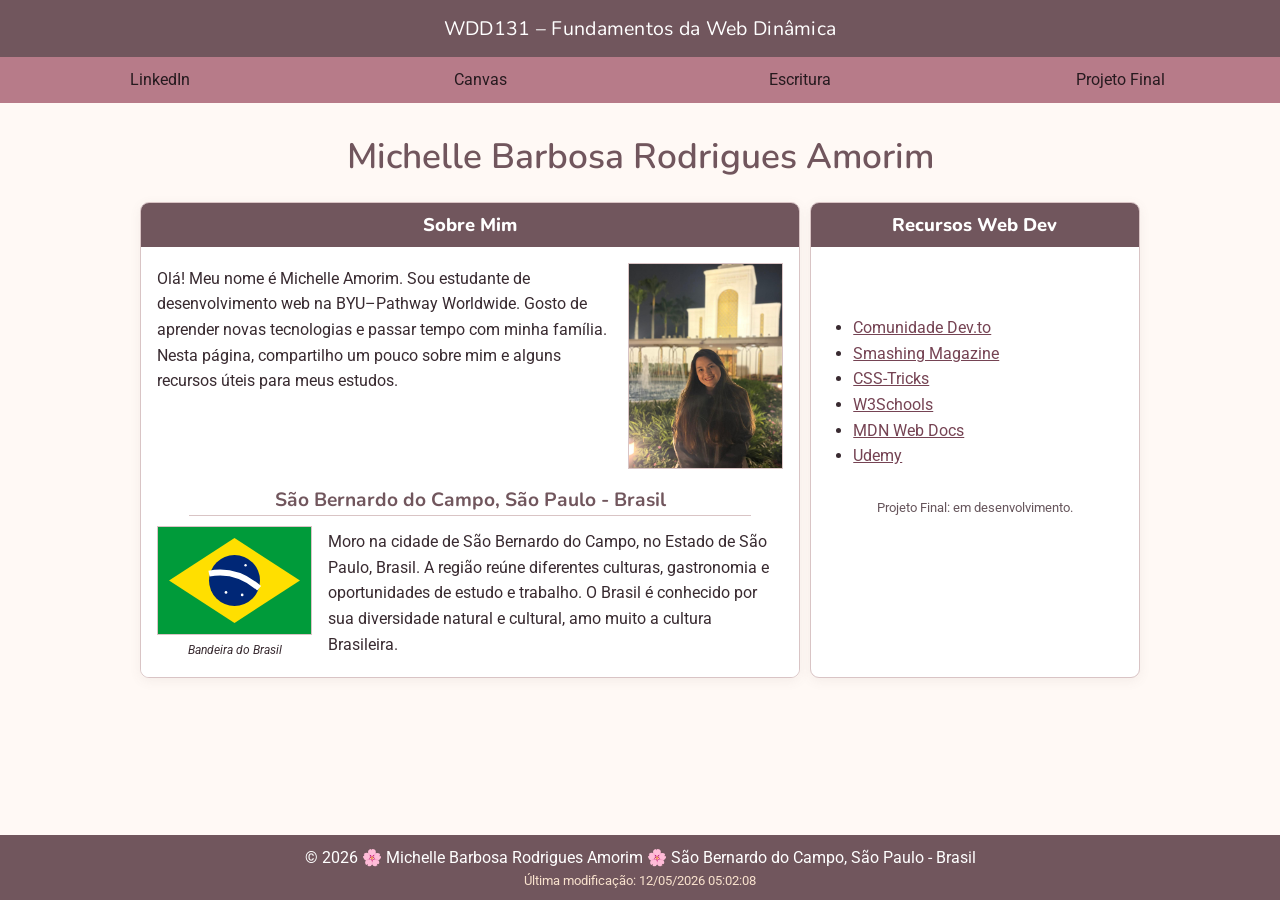
<file: index.html>
<!DOCTYPE html>
<html lang="pt-BR">
<head>
  <meta charset="UTF-8">
  <meta name="viewport" content="width=device-width, initial-scale=1.0">
  <meta name="description" content="WDD 131 – Fundamentos da Web Dinâmica. Página inicial de Michelle Barbosa Rodrigues Amorim.">
  <meta name="author" content="Michelle Barbosa Rodrigues Amorim">
  <title>WDD 131 – Fundamentos da Web Dinâmica - Michelle Barbosa Rodrigues Amorim</title>
  <link rel="preconnect" href="https://fonts.googleapis.com">
  <link rel="preconnect" href="https://fonts.gstatic.com" crossorigin>
  <link href="https://fonts.googleapis.com/css2?family=Nunito:wght@400;600;700;800&family=Roboto:wght@400;500;700&display=swap" rel="stylesheet">
  <link rel="stylesheet" href="estilos/base.css">
  <script src="scripts/obterdatas.js" defer></script>
</head>
<body>
  <header>
    <span id="titulo-curso">WDD131 – Fundamentos da Web Dinâmica</span>
    <nav class="navigation" aria-label="Navegação principal">
      <a href="https://www.linkedin.com/in/michelle-barbosa-rodrigues-amorim-a232bb17/" target="_blank" rel="noopener noreferrer">LinkedIn</a>
      <a href="https://byupw.instructure.com/" target="_blank" rel="noopener noreferrer">Canvas</a>
      <a href="https://www.churchofjesuschrist.org/study/scriptures/bofm/moro/10?lang=por&id=p6#p6" target="_blank" rel="noopener noreferrer">Escritura</a>
      <a href="#projeto-final">Projeto Final</a>
    </nav>
  </header>

  <main>
    <h1>Michelle Barbosa Rodrigues Amorim</h1>
    <div class="cards">
      <section class="card sobre-mim" aria-labelledby="titulo-sobre">
        <h2 id="titulo-sobre">Sobre Mim</h2>
        <div class="card-body">
          <div class="introducao">
            <p>Olá! Meu nome é Michelle Amorim. Sou estudante de desenvolvimento web na BYU–Pathway Worldwide. Gosto de aprender novas tecnologias e passar tempo com minha família. Nesta página, compartilho um pouco sobre mim e alguns recursos úteis para meus estudos.</p>
            <img src="imagens/perfil.jpeg" alt="Foto de Michelle Amorim" width="180" height="180">
          </div>
          <h3>São Bernardo do Campo, São Paulo - Brasil</h3>
          <div class="localizacao">
            <figure>
              <img src="imagens/brasil.svg" alt="Bandeira do Brasil" width="180" height="126">
              <figcaption>Bandeira do Brasil</figcaption>
            </figure>
            <p>Moro na cidade de São Bernardo do Campo, no Estado de São Paulo, Brasil. A região reúne diferentes culturas, gastronomia e oportunidades de estudo e trabalho. O Brasil é conhecido por sua diversidade natural e cultural, amo muito a cultura Brasileira.</p>
          </div>
        </div>
      </section>

      <section class="card recursos" aria-labelledby="titulo-recursos">
        <h2 id="titulo-recursos">Recursos Web Dev</h2>
        <div class="card-body">
          <ul>
            <li><a href="https://dev.to/" target="_blank" rel="noopener noreferrer">Comunidade Dev.to</a></li>
            <li><a href="https://www.smashingmagazine.com/" target="_blank" rel="noopener noreferrer">Smashing Magazine</a></li>
            <li><a href="https://css-tricks.com/" target="_blank" rel="noopener noreferrer">CSS-Tricks</a></li>
            <li><a href="https://www.w3schools.com/" target="_blank" rel="noopener noreferrer">W3Schools</a></li>
            <li><a href="https://developer.mozilla.org/pt-BR/" target="_blank" rel="noopener noreferrer">MDN Web Docs</a></li>
            <li><a href="https://www.udemy.com/" target="_blank" rel="noopener noreferrer">Udemy</a></li>
          </ul>
          <p id="projeto-final" class="projeto-aviso">Projeto Final: em desenvolvimento.</p>
        </div>
      </section>
    </div>
  </main>

  <footer>
    <p>© <span id="anoAtual"></span> 🌸 Michelle Barbosa Rodrigues Amorim 🌸 São Bernardo do Campo, São Paulo - Brasil</p>
    <p id="ultimaModificacao"></p>
  </footer>
</body>
</html>
</file>
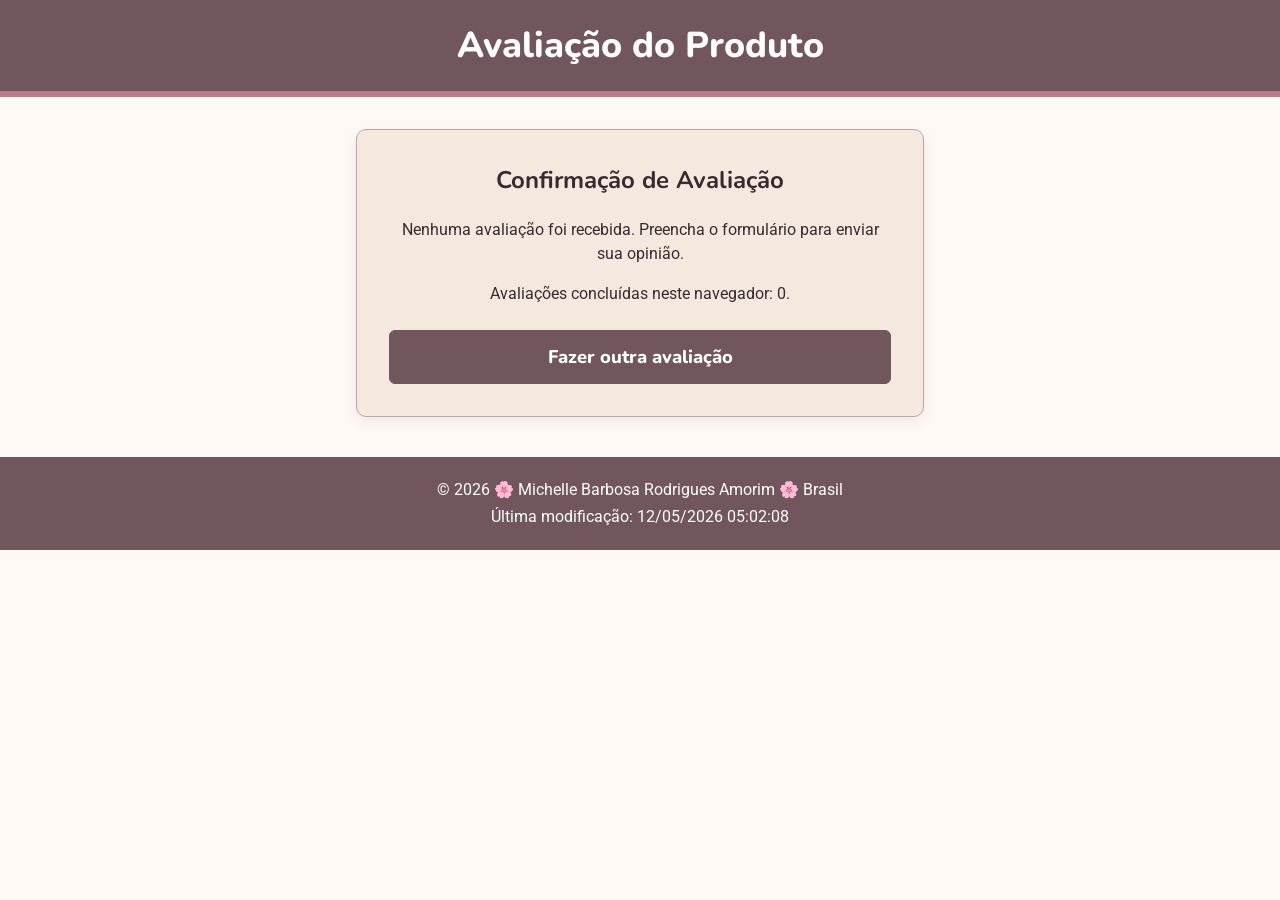
<file: avaliacao.html>
<!DOCTYPE html>
<html lang="pt-BR">
<head>
  <meta charset="UTF-8">
  <meta name="viewport" content="width=device-width, initial-scale=1.0">
  <meta name="description" content="Confirmação de avaliação de produto enviada e contador de avaliações realizadas neste navegador.">
  <meta name="author" content="Michelle Barbosa Rodrigues Amorim">
  <title>Avaliação Enviada | Michelle Amorim | WDD 131</title>
  <link rel="preconnect" href="https://fonts.googleapis.com">
  <link rel="preconnect" href="https://fonts.gstatic.com" crossorigin>
  <link href="https://fonts.googleapis.com/css2?family=Nunito:wght@400;600;700;800&family=Roboto:wght@400;500;700&display=swap" rel="stylesheet">
  <link rel="stylesheet" href="estilos/formulario.css">
  <script src="scripts/avaliacao.js" defer></script>
</head>
<body>
  <header><h1>Avaliação do Produto</h1></header>
  <main>
    <section class="confirmacao" aria-labelledby="titulo-confirmacao">
      <h2 id="titulo-confirmacao">Confirmação de Avaliação</h2>
      <p id="mensagem-confirmacao" role="status">Verificando o envio...</p>
      <p id="total-avaliacoes"></p>
      <a class="voltar" href="formulario.html">Fazer outra avaliação</a>
    </section>
  </main>
  <footer>
    <p>&copy; <span id="anoAtual"></span> 🌸 Michelle Barbosa Rodrigues Amorim 🌸 Brasil</p>
    <p id="ultimaModificacao"></p>
  </footer>
</body>
</html>
</file>
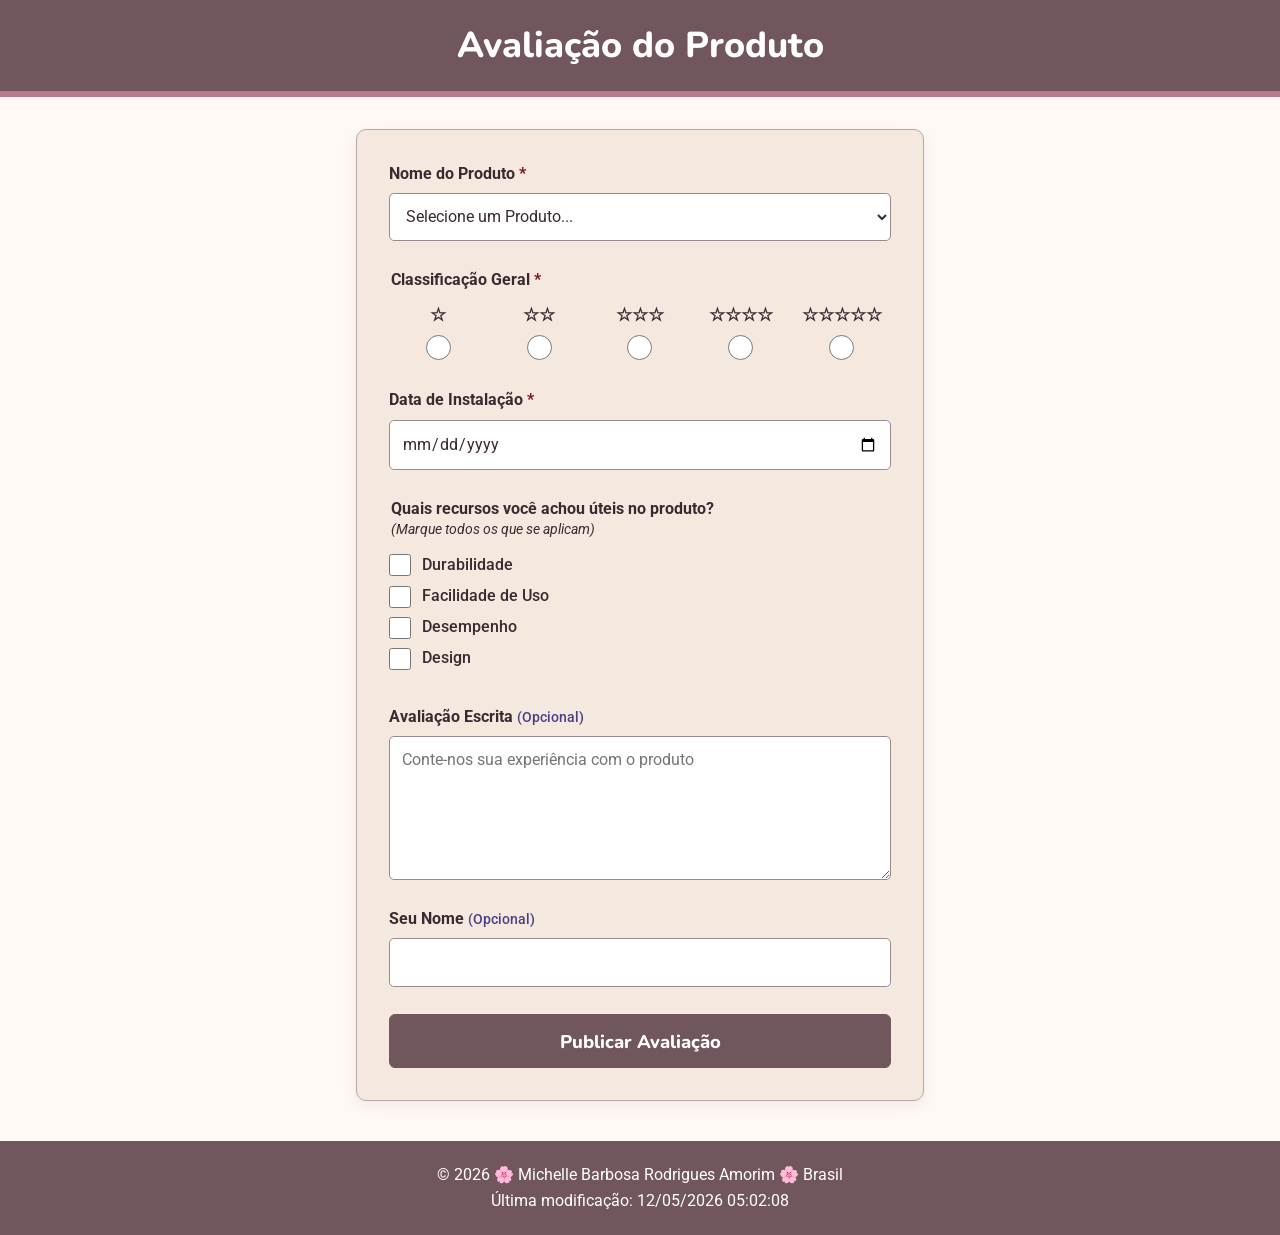
<file: formulario.html>
<!DOCTYPE html>
<html lang="pt-BR">
<head>
  <meta charset="UTF-8">
  <meta name="viewport" content="width=device-width, initial-scale=1.0">
  <meta name="description" content="Formulário de avaliação de produtos: escolha o produto, dê uma nota de 1 a 5 estrelas e compartilhe sua experiência.">
  <meta name="author" content="Michelle Barbosa Rodrigues Amorim">
  <title>Avaliação do Produto | Michelle Amorim | WDD 131</title>
  <link rel="preconnect" href="https://fonts.googleapis.com">
  <link rel="preconnect" href="https://fonts.gstatic.com" crossorigin>
  <link href="https://fonts.googleapis.com/css2?family=Nunito:wght@400;600;700;800&family=Roboto:wght@400;500;700&display=swap" rel="stylesheet">
  <link rel="stylesheet" href="estilos/formulario.css">
  <script src="scripts/formulario.js" defer></script>
</head>
<body>
  <header>
    <h1>Avaliação do Produto</h1>
  </header>

  <main>
    <form action="avaliacao.html" method="get">
      <div class="campo">
        <label for="produto">Nome do Produto <span class="obrigatorio" aria-hidden="true">*</span></label>
        <select id="produto" name="produto" required>
          <option value="" disabled selected>Selecione um Produto...</option>
        </select>
      </div>

      <fieldset class="campo classificacao">
        <legend>Classificação Geral <span class="obrigatorio" aria-hidden="true">*</span></legend>
        <div class="opcoes-estrelas">
          <div class="opcao-estrela">
            <label for="nota1"><span aria-hidden="true">☆</span><span class="sr-only">1 estrela</span></label>
            <input type="radio" id="nota1" name="classificacao" value="1" required>
          </div>
          <div class="opcao-estrela">
            <label for="nota2"><span aria-hidden="true">☆☆</span><span class="sr-only">2 estrelas</span></label>
            <input type="radio" id="nota2" name="classificacao" value="2" required>
          </div>
          <div class="opcao-estrela">
            <label for="nota3"><span aria-hidden="true">☆☆☆</span><span class="sr-only">3 estrelas</span></label>
            <input type="radio" id="nota3" name="classificacao" value="3" required>
          </div>
          <div class="opcao-estrela">
            <label for="nota4"><span aria-hidden="true">☆☆☆☆</span><span class="sr-only">4 estrelas</span></label>
            <input type="radio" id="nota4" name="classificacao" value="4" required>
          </div>
          <div class="opcao-estrela">
            <label for="nota5"><span aria-hidden="true">☆☆☆☆☆</span><span class="sr-only">5 estrelas</span></label>
            <input type="radio" id="nota5" name="classificacao" value="5" required>
          </div>
        </div>
      </fieldset>

      <div class="campo">
        <label for="dataInstalacao">Data de Instalação <span class="obrigatorio" aria-hidden="true">*</span></label>
        <input type="date" id="dataInstalacao" name="dataInstalacao" required>
      </div>

      <fieldset class="campo recursos">
        <legend>Quais recursos você achou úteis no produto?<span class="instrucao">(Marque todos os que se aplicam)</span></legend>
        <label for="durabilidade"><input type="checkbox" id="durabilidade" name="recursos" value="Durabilidade"> Durabilidade</label>
        <label for="facilidade"><input type="checkbox" id="facilidade" name="recursos" value="Facilidade de Uso"> Facilidade de Uso</label>
        <label for="desempenho"><input type="checkbox" id="desempenho" name="recursos" value="Desempenho"> Desempenho</label>
        <label for="design"><input type="checkbox" id="design" name="recursos" value="Design"> Design</label>
      </fieldset>

      <div class="campo">
        <label for="avaliacaoEscrita">Avaliação Escrita <span class="opcional">(Opcional)</span></label>
        <textarea id="avaliacaoEscrita" name="avaliacaoEscrita" rows="5" placeholder="Conte-nos sua experiência com o produto"></textarea>
      </div>

      <div class="campo">
        <label for="nomeUsuario">Seu Nome <span class="opcional">(Opcional)</span></label>
        <input type="text" id="nomeUsuario" name="nomeUsuario" autocomplete="name">
      </div>

      <input type="submit" value="Publicar Avaliação">
    </form>
  </main>

  <footer>
    <p>&copy; <span id="anoAtual"></span> 🌸 Michelle Barbosa Rodrigues Amorim 🌸 Brasil</p>
    <p id="ultimaModificacao"></p>
  </footer>
</body>
</html>
</file>
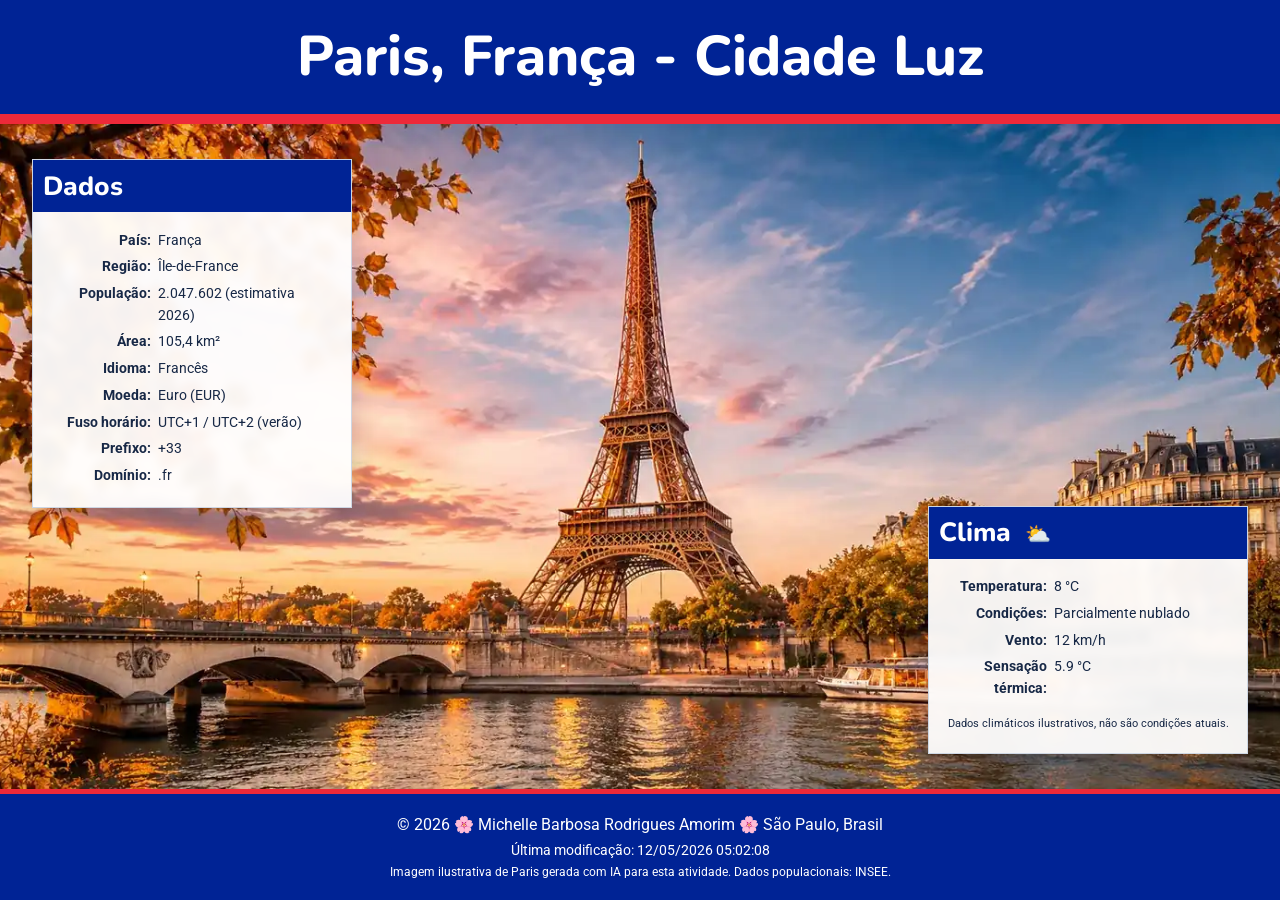
<file: local.html>
<!DOCTYPE html>
<html lang="pt-BR">
<head>
  <meta charset="UTF-8">
  <meta name="viewport" content="width=device-width, initial-scale=1.0">
  <meta name="description" content="Paris, França: clima, cálculo de sensação térmica.">
  <meta name="author" content="Michelle Barbosa Rodrigues Amorim">
  <title>Paris, França | Página do País | WDD 131</title>
  <link rel="preconnect" href="https://fonts.googleapis.com">
  <link rel="preconnect" href="https://fonts.gstatic.com" crossorigin>
  <link href="https://fonts.googleapis.com/css2?family=Nunito:wght@400;700;800&family=Roboto:wght@400;500;700&display=swap" rel="stylesheet">
  <link rel="stylesheet" href="estilos/local.css">
  <script src="scripts/local.js" defer></script>
</head>
<body>
  <header>
    <h1>Paris, França - Cidade Luz</h1>
  </header>

  <main>
    <picture class="imagem-principal">
      <source srcset="imagens/paris-pequena.webp" media="(max-width: 699px)" type="image/webp">
      <source srcset="imagens/paris-grande.webp" media="(min-width: 700px)" type="image/webp">
      <img src="imagens/paris-grande.webp" alt="Vista artística da Torre Eiffel e do rio Sena ao pôr do sol em Paris" width="1440" height="720" fetchpriority="high">
    </picture>

    <section class="painel dados" aria-labelledby="titulo-dados">
      <h2 id="titulo-dados">Dados</h2>
      <dl>
        <div><dt>País:</dt><dd>França</dd></div>
        <div><dt>Região:</dt><dd>Île-de-France</dd></div>
        <div><dt>População:</dt><dd>2.047.602 (estimativa 2026)</dd></div>
        <div><dt>Área:</dt><dd>105,4 km²</dd></div>
        <div><dt>Idioma:</dt><dd>Francês</dd></div>
        <div><dt>Moeda:</dt><dd>Euro (EUR)</dd></div>
        <div><dt>Fuso horário:</dt><dd>UTC+1 / UTC+2 (verão)</dd></div>
        <div><dt>Prefixo:</dt><dd>+33</dd></div>
        <div><dt>Domínio:</dt><dd>.fr</dd></div>
      </dl>
    </section>

    <section class="painel clima" aria-labelledby="titulo-clima">
      <h2 id="titulo-clima">Clima</h2>
      <img class="icone-clima" src="imagens/clima-parcialmente-nublado.svg" alt="Sol entre nuvens" width="80" height="80">
      <dl>
        <div><dt>Temperatura:</dt><dd><span id="temperatura">8</span> °C</dd></div>
        <div><dt>Condições:</dt><dd>Parcialmente nublado</dd></div>
        <div><dt>Vento:</dt><dd><span id="vento">12</span> km/h</dd></div>
        <div><dt>Sensação térmica:</dt><dd><span id="sensacao-termica">—</span></dd></div>
      </dl>
      <p class="nota-clima">Dados climáticos ilustrativos, não são condições atuais.</p>
    </section>
  </main>

  <footer>
    <p>© <span id="anoAtual"></span> 🌸 Michelle Barbosa Rodrigues Amorim 🌸 São Paulo, Brasil</p>
    <p id="ultimaModificacao"></p>
    <p class="credito">Imagem ilustrativa de Paris gerada com IA para esta atividade. Dados populacionais: INSEE.</p>
  </footer>
</body>
</html>
</file>
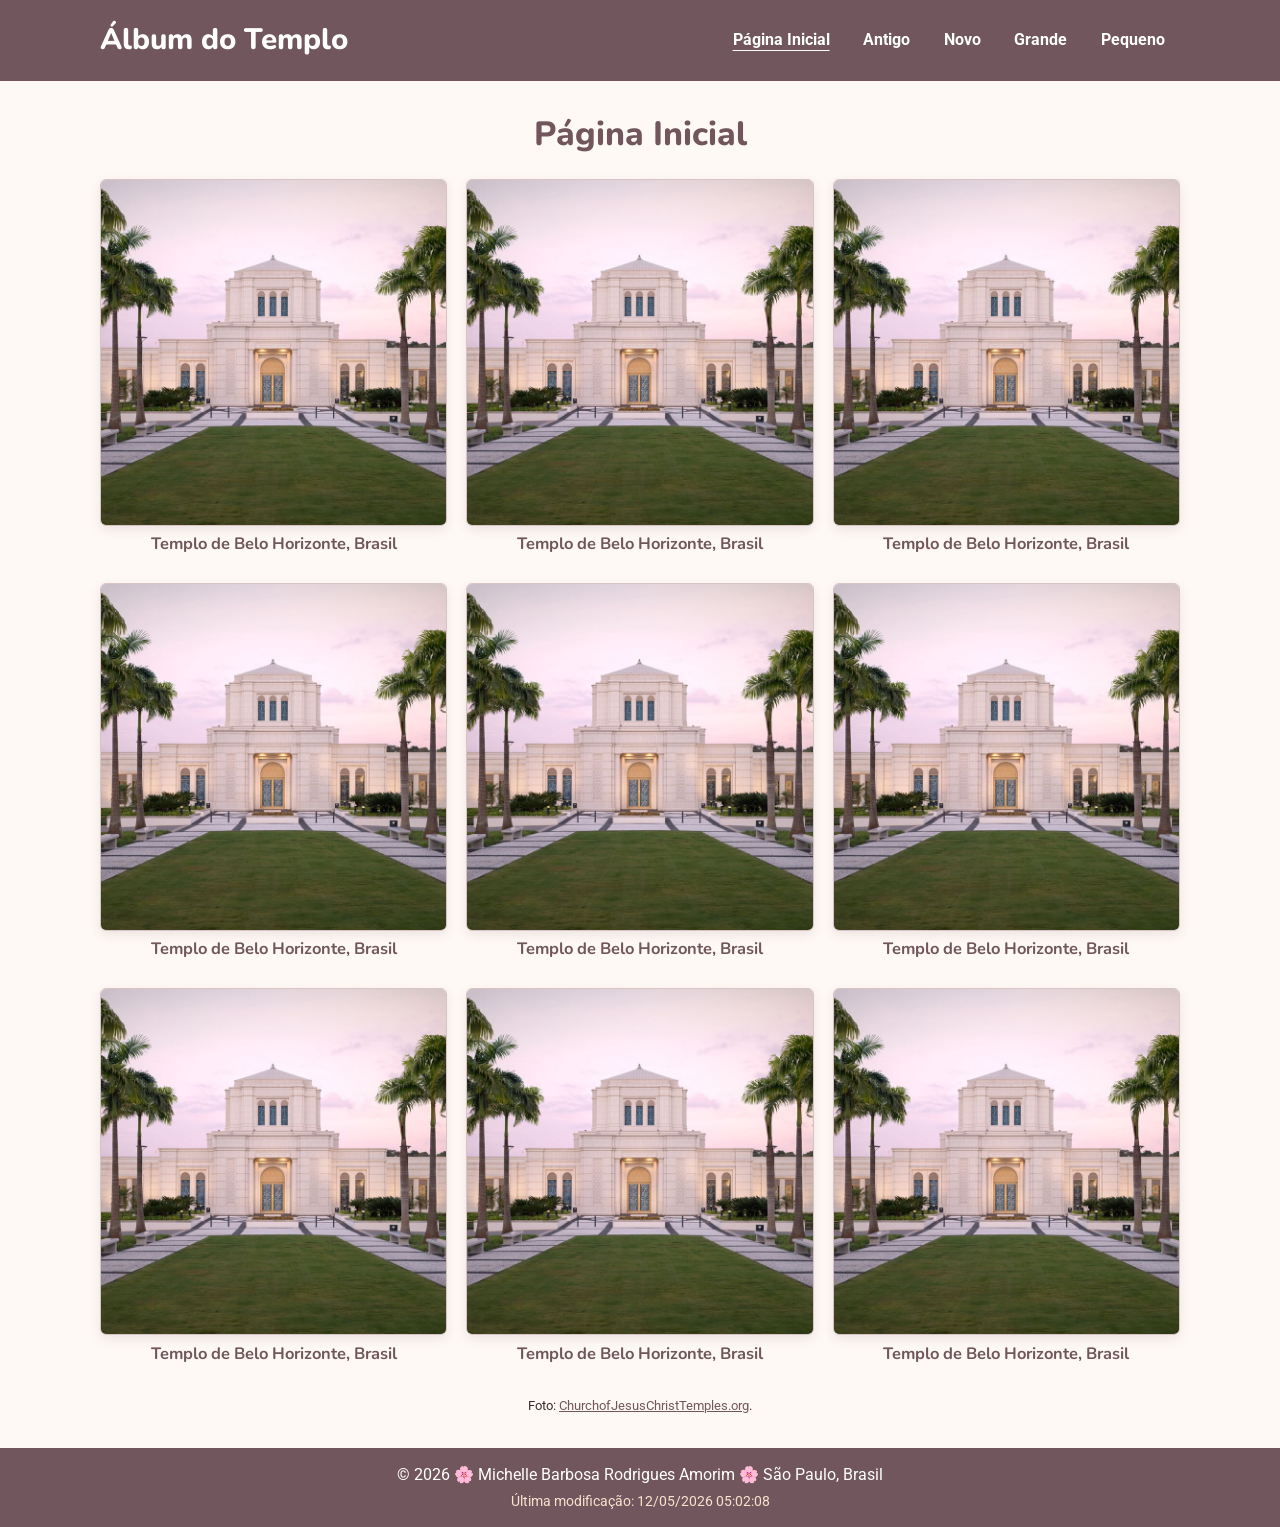
<file: templos.html>
<!DOCTYPE html>
<html lang="pt-BR">
<head>
  <meta charset="UTF-8">
  <meta name="viewport" content="width=device-width, initial-scale=1.0">
  <meta name="description" content="Álbum de templos de Michelle Barbosa Rodrigues Amorim para o curso WDD 131. Galeria responsiva com fotografias do Templo de Belo Horizonte, Brasil.">
  <meta name="author" content="Michelle Barbosa Rodrigues Amorim">
  <title>Álbum do Templo | Michelle Barbosa Rodrigues Amorim | WDD 131</title>
  <link rel="preconnect" href="https://fonts.googleapis.com">
  <link rel="preconnect" href="https://fonts.gstatic.com" crossorigin>
  <link href="https://fonts.googleapis.com/css2?family=Nunito:wght@400;600;700;800&family=Roboto:wght@400;500;700&display=swap" rel="stylesheet">
  <link rel="stylesheet" href="estilos/templos.css">
  <link rel="stylesheet" href="estilos/templos-grandes.css">
  <script src="scripts/templos.js" defer></script>
</head>
<body>
  <header class="cabecalho">
    <div class="cabecalho-conteudo">
      <span class="marca">Álbum do Templo</span>
      <button id="botao-menu" class="botao-menu" type="button" aria-label="Abrir menu" aria-expanded="false" aria-controls="menu-principal">☰</button>
      <nav class="navegacao" aria-label="Navegação principal">
        <ul id="menu-principal" class="menu-principal">
          <li><a href="templos.html" aria-current="page">Página Inicial</a></li>
          <li><a href="#galeria">Antigo</a></li>
          <li><a href="#galeria">Novo</a></li>
          <li><a href="#galeria">Grande</a></li>
          <li><a href="#galeria">Pequeno</a></li>
        </ul>
      </nav>
    </div>
  </header>
  <main>
    <h1>Página Inicial</h1>
    <div id="galeria" class="galeria">
      <figure>
        <img src="imagens/templo-belo-horizonte.jpg" alt="Templo de Belo Horizonte, Brasil" width="500" height="500" fetchpriority="high" decoding="async">
        <figcaption>Templo de Belo Horizonte, Brasil</figcaption>
      </figure>
      <figure>
        <img src="imagens/templo-belo-horizonte.jpg" alt="Templo de Belo Horizonte, Brasil" width="500" height="500" loading="lazy" decoding="async">
        <figcaption>Templo de Belo Horizonte, Brasil</figcaption>
      </figure>
      <figure>
        <img src="imagens/templo-belo-horizonte.jpg" alt="Templo de Belo Horizonte, Brasil" width="500" height="500" loading="lazy" decoding="async">
        <figcaption>Templo de Belo Horizonte, Brasil</figcaption>
      </figure>
      <figure>
        <img src="imagens/templo-belo-horizonte.jpg" alt="Templo de Belo Horizonte, Brasil" width="500" height="500" loading="lazy" decoding="async">
        <figcaption>Templo de Belo Horizonte, Brasil</figcaption>
      </figure>
      <figure>
        <img src="imagens/templo-belo-horizonte.jpg" alt="Templo de Belo Horizonte, Brasil" width="500" height="500" loading="lazy" decoding="async">
        <figcaption>Templo de Belo Horizonte, Brasil</figcaption>
      </figure>
      <figure>
        <img src="imagens/templo-belo-horizonte.jpg" alt="Templo de Belo Horizonte, Brasil" width="500" height="500" loading="lazy" decoding="async">
        <figcaption>Templo de Belo Horizonte, Brasil</figcaption>
      </figure>
      <figure>
        <img src="imagens/templo-belo-horizonte.jpg" alt="Templo de Belo Horizonte, Brasil" width="500" height="500" loading="lazy" decoding="async">
        <figcaption>Templo de Belo Horizonte, Brasil</figcaption>
      </figure>
      <figure>
        <img src="imagens/templo-belo-horizonte.jpg" alt="Templo de Belo Horizonte, Brasil" width="500" height="500" loading="lazy" decoding="async">
        <figcaption>Templo de Belo Horizonte, Brasil</figcaption>
      </figure>
      <figure>
        <img src="imagens/templo-belo-horizonte.jpg" alt="Templo de Belo Horizonte, Brasil" width="500" height="500" loading="lazy" decoding="async">
        <figcaption>Templo de Belo Horizonte, Brasil</figcaption>
      </figure>
    </div>
    <p class="credito-imagem">Foto: <a href="https://churchofjesuschristtemples.org/belo-horizonte-brazil-temple/" target="_blank" rel="noopener noreferrer">ChurchofJesusChristTemples.org</a>.</p>
  </main>
  <footer>
    <p>© <span id="anoAtual"></span> 🌸 Michelle Barbosa Rodrigues Amorim 🌸 São Paulo, Brasil</p>
    <p id="ultimaModificacao"></p>
  </footer>
</body>
</html>
</file>
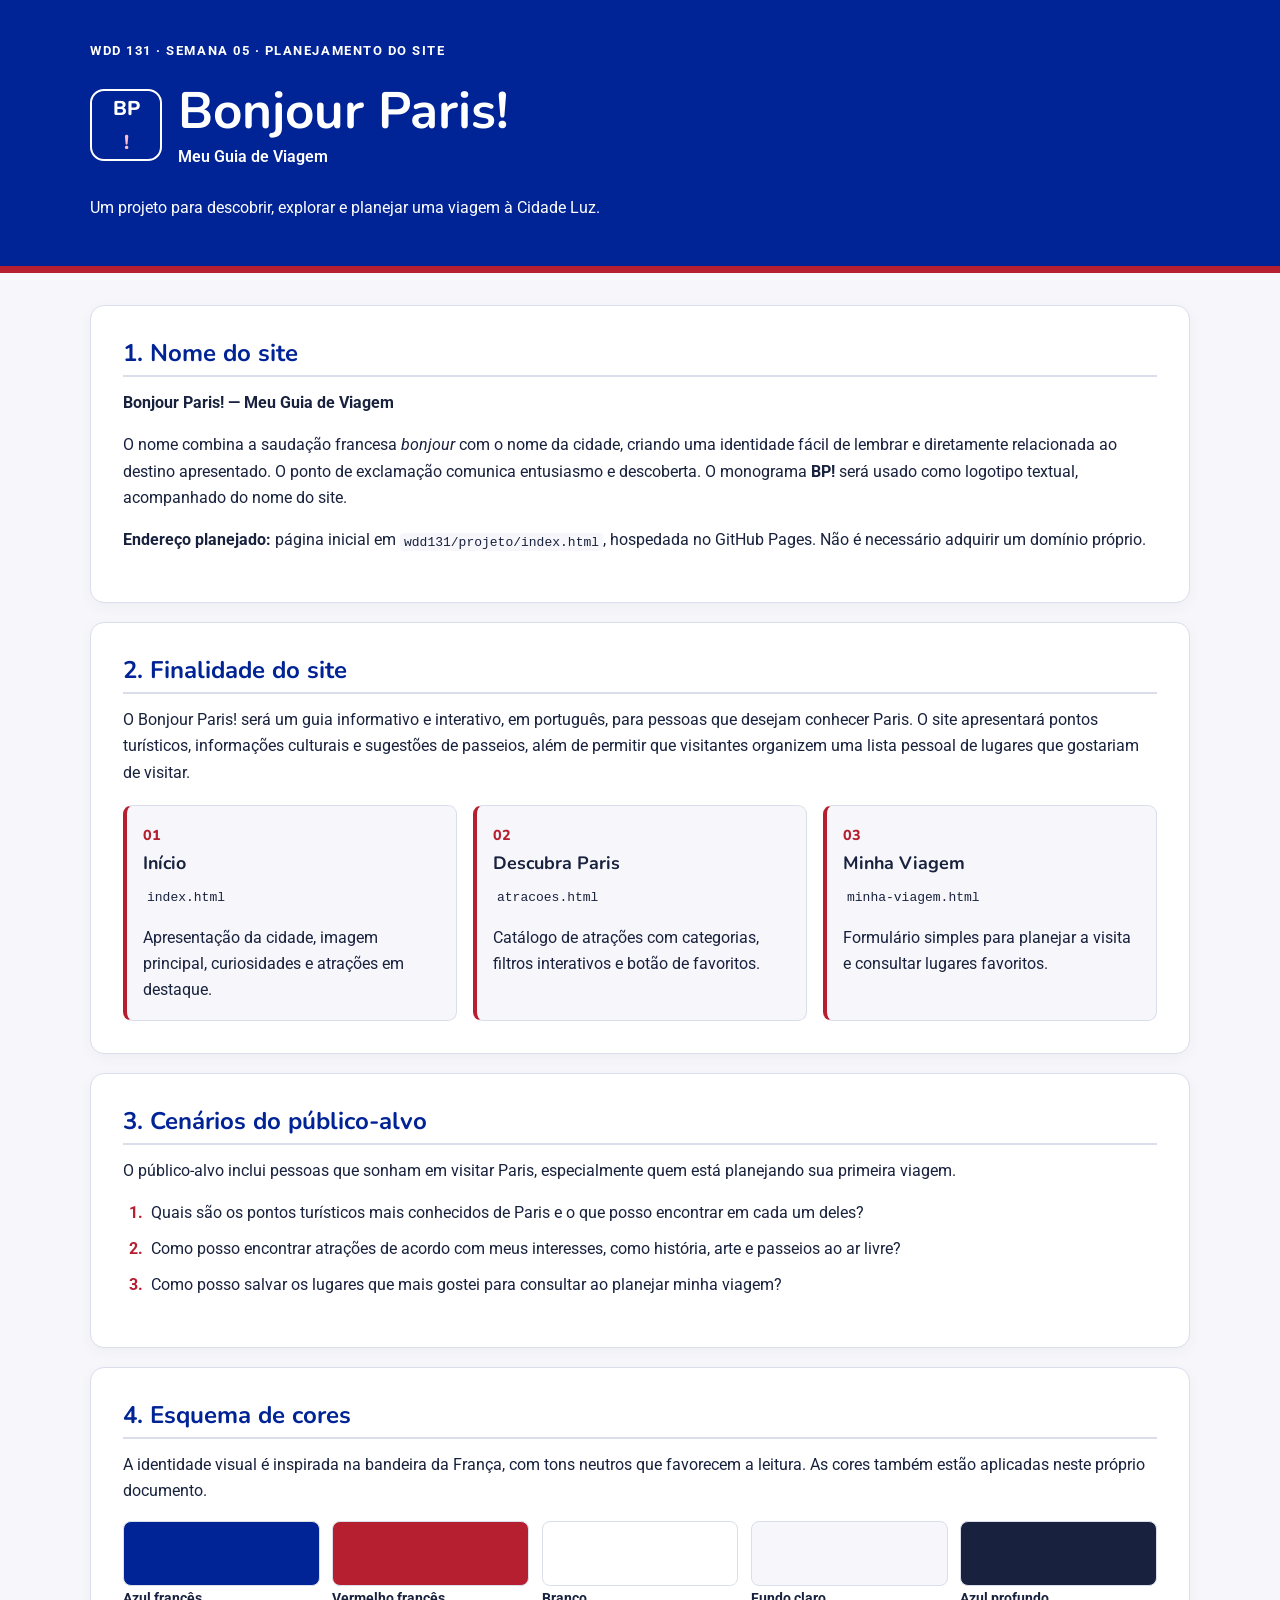
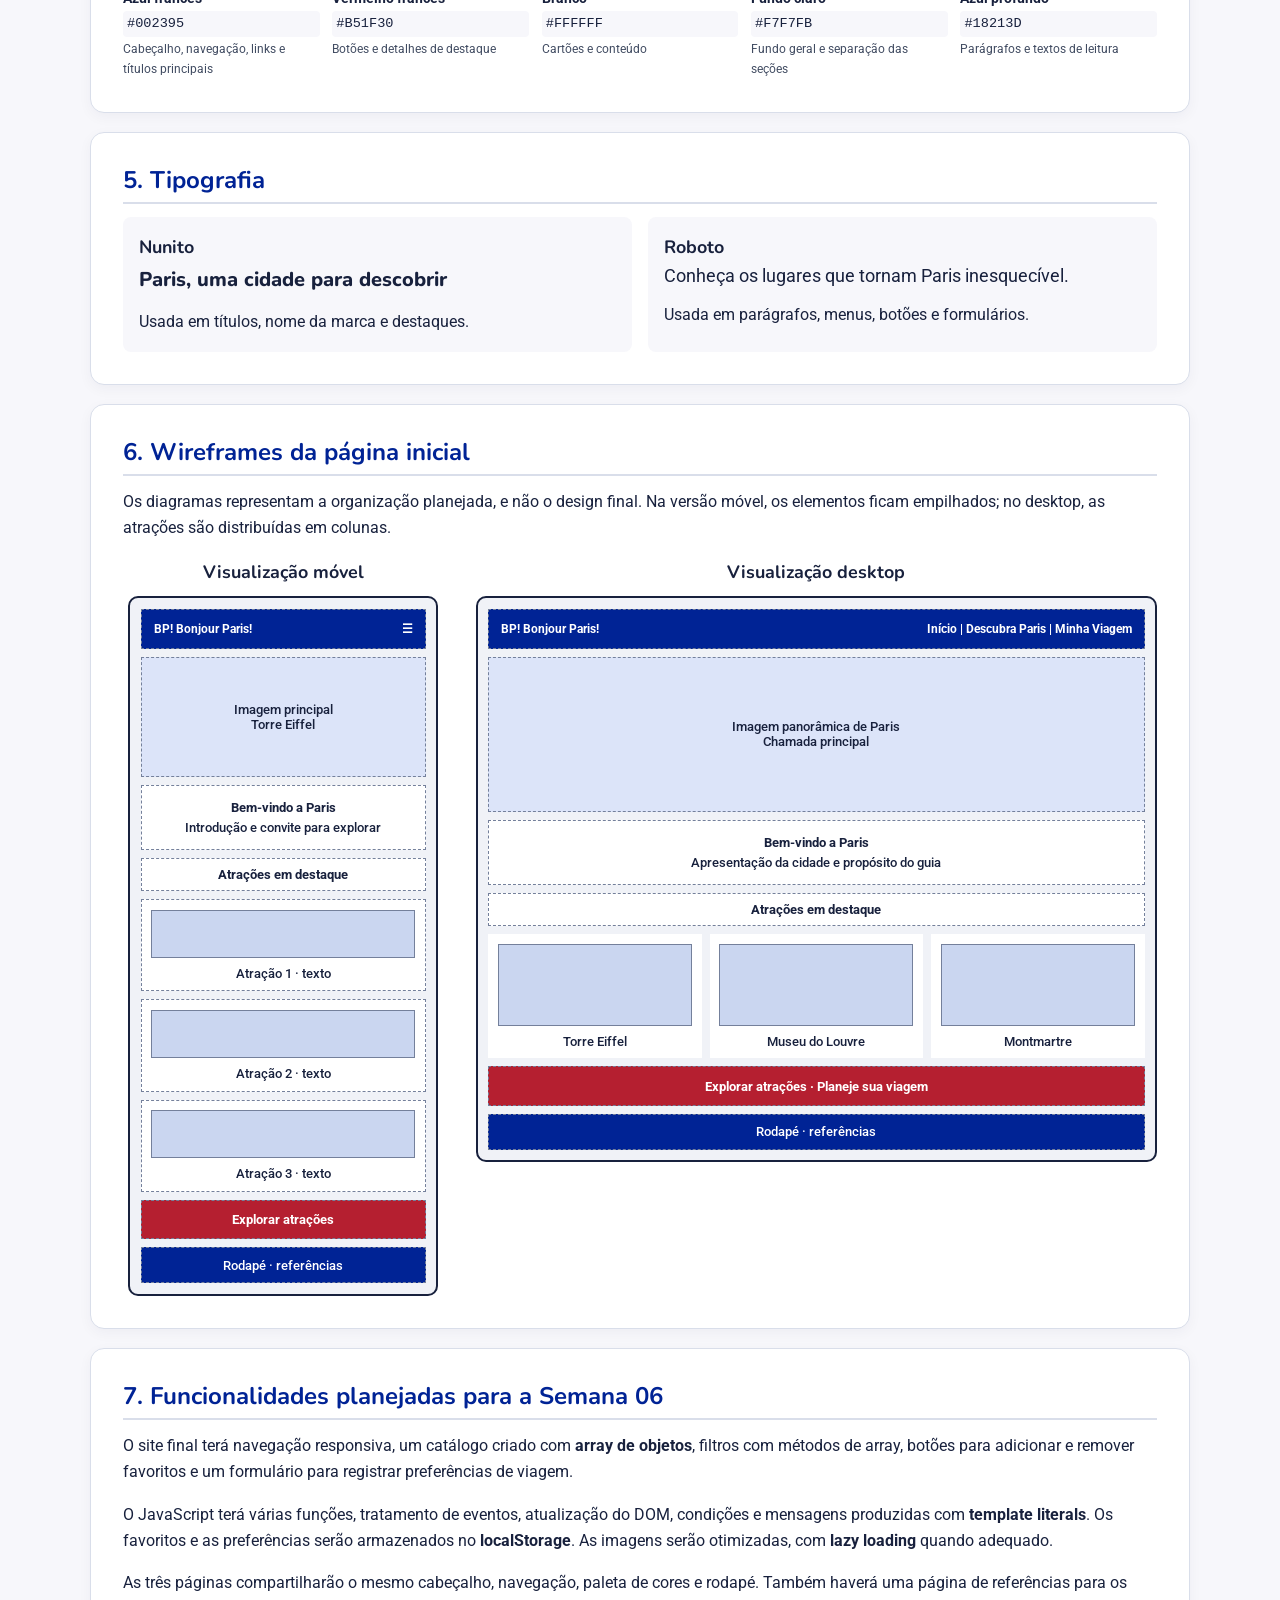
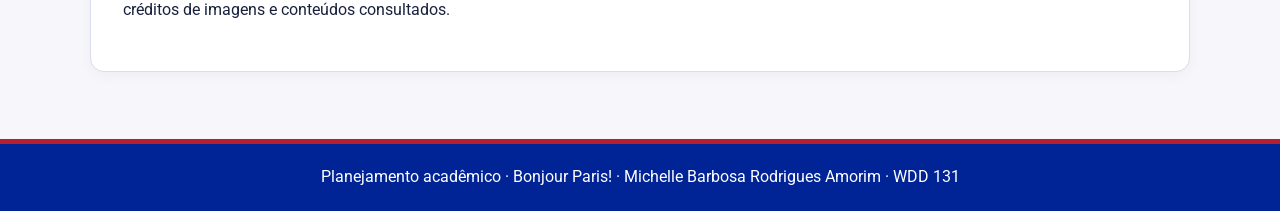
<file: projeto/planejamentodosite.html>
<!DOCTYPE html>
<html lang="pt-BR">
<head>
  <meta charset="UTF-8">
  <meta name="viewport"
        content="width=device-width, initial-scale=1.0">
  <meta name="description"
        content="Planejamento do site Bonjour Paris!: nome, finalidade, cenários, cores, tipografia e wireframes responsivos para o projeto WDD 131.">
  <meta name="author"
        content="Michelle Barbosa Rodrigues Amorim">

  <title>Planejamento do Site | Bonjour Paris! | WDD 131</title>

  <link rel="preconnect"
        href="https://fonts.googleapis.com">
  <link rel="preconnect"
        href="https://fonts.gstatic.com" crossorigin>
  <link
    href="https://fonts.googleapis.com/css2?family=Nunito:wght@400;600;700;800&family=Roboto:wght@400;500;700&display=swap"
    rel="stylesheet">

  <link rel="stylesheet"
        href="estilos/planejamentodosite.css">
</head>

<body>
  <header class="cabecalho">
    <div class="container">
      <p class="disciplina">
        WDD 131 · Semana 05 · Planejamento do Site
      </p>

      <div class="identidade">
        <div class="marca" aria-hidden="true">
          BP<span>!</span>
        </div>

        <div>
          <h1>Bonjour Paris!</h1>
          <p class="subtitulo">Meu Guia de Viagem</p>
        </div>
      </div>

      <p class="chamada">
        Um projeto para descobrir, explorar e planejar
        uma viagem à Cidade Luz.
      </p>
    </div>
  </header>

  <main class="container">

    <section aria-labelledby="nome-site">
      <h2 id="nome-site">1. Nome do site</h2>

      <p>
        <strong>Bonjour Paris! — Meu Guia de Viagem</strong>
      </p>

      <p>
        O nome combina a saudação francesa
        <em>bonjour</em> com o nome da cidade,
        criando uma identidade fácil de lembrar
        e diretamente relacionada ao destino
        apresentado. O ponto de exclamação
        comunica entusiasmo e descoberta.
        O monograma <strong>BP!</strong> será
        usado como logotipo textual,
        acompanhado do nome do site.
      </p>

      <p>
        <strong>Endereço planejado:</strong>
        página inicial em
        <code>wdd131/projeto/index.html</code>,
        hospedada no GitHub Pages.
        Não é necessário adquirir um domínio próprio.
      </p>
    </section>

    <section aria-labelledby="finalidade">
      <h2 id="finalidade">2. Finalidade do site</h2>

      <p>
        O Bonjour Paris! será um guia informativo
        e interativo, em português, para pessoas
        que desejam conhecer Paris. O site
        apresentará pontos turísticos,
        informações culturais e sugestões de
        passeios, além de permitir que visitantes
        organizem uma lista pessoal de lugares
        que gostariam de visitar.
      </p>

      <div class="blocos-paginas">

        <article class="bloco-pagina">
          <span class="numero">01</span>
          <h3>Início</h3>
          <p><code>index.html</code></p>
          <p>
            Apresentação da cidade, imagem principal,
            curiosidades e atrações em destaque.
          </p>
        </article>

        <article class="bloco-pagina">
          <span class="numero">02</span>
          <h3>Descubra Paris</h3>
          <p><code>atracoes.html</code></p>
          <p>
            Catálogo de atrações com categorias,
            filtros interativos e botão de favoritos.
          </p>
        </article>

        <article class="bloco-pagina">
          <span class="numero">03</span>
          <h3>Minha Viagem</h3>
          <p><code>minha-viagem.html</code></p>
          <p>
            Formulário simples para planejar
            a visita e consultar lugares favoritos.
          </p>
        </article>

      </div>
    </section>

    <section aria-labelledby="cenarios">
      <h2 id="cenarios">3. Cenários do público-alvo</h2>

      <p>
        O público-alvo inclui pessoas que sonham
        em visitar Paris, especialmente quem está
        planejando sua primeira viagem.
      </p>

      <ol class="cenarios">
        <li>
          Quais são os pontos turísticos mais
          conhecidos de Paris e o que posso
          encontrar em cada um deles?
        </li>
        <li>
          Como posso encontrar atrações de acordo
          com meus interesses, como história,
          arte e passeios ao ar livre?
        </li>
        <li>
          Como posso salvar os lugares que mais
          gostei para consultar ao planejar
          minha viagem?
        </li>
      </ol>
    </section>

    <section aria-labelledby="cores">
      <h2 id="cores">4. Esquema de cores</h2>

      <p>
        A identidade visual é inspirada na
        bandeira da França, com tons neutros
        que favorecem a leitura. As cores também
        estão aplicadas neste próprio documento.
      </p>

      <div class="paleta">

        <div class="amostra">
          <div class="cor azul"></div>
          <strong>Azul francês</strong>
          <code>#002395</code>
          <span>
            Cabeçalho, navegação, links
            e títulos principais
          </span>
        </div>

        <div class="amostra">
          <div class="cor vermelho"></div>
          <strong>Vermelho francês</strong>
          <code>#B51F30</code>
          <span>Botões e detalhes de destaque</span>
        </div>

        <div class="amostra">
          <div class="cor branco"></div>
          <strong>Branco</strong>
          <code>#FFFFFF</code>
          <span>Cartões e conteúdo</span>
        </div>

        <div class="amostra">
          <div class="cor fundo"></div>
          <strong>Fundo claro</strong>
          <code>#F7F7FB</code>
          <span>
            Fundo geral e separação das seções
          </span>
        </div>

        <div class="amostra">
          <div class="cor texto"></div>
          <strong>Azul profundo</strong>
          <code>#18213D</code>
          <span>
            Parágrafos e textos de leitura
          </span>
        </div>

      </div>
    </section>

    <section aria-labelledby="tipografia">
      <h2 id="tipografia">5. Tipografia</h2>

      <div class="tipos">
        <div class="tipo">
          <h3>Nunito</h3>
          <p class="exemplo-nunito">
            Paris, uma cidade para descobrir
          </p>
          <p>
            Usada em títulos, nome da marca
            e destaques.
          </p>
        </div>

        <div class="tipo">
          <h3>Roboto</h3>
          <p class="exemplo-roboto">
            Conheça os lugares que tornam
            Paris inesquecível.
          </p>
          <p>
            Usada em parágrafos, menus,
            botões e formulários.
          </p>
        </div>
      </div>
    </section>

    <section aria-labelledby="wireframes">
      <h2 id="wireframes">
        6. Wireframes da página inicial
      </h2>

      <p>
        Os diagramas representam a organização
        planejada, e não o design final.
        Na versão móvel, os elementos ficam
        empilhados; no desktop, as atrações
        são distribuídas em colunas.
      </p>

      <div class="wireframes">

        <article class="wireframe-item">
          <h3>Visualização móvel</h3>

          <div
            class="esboco celular"
            role="group"
            aria-label="Wireframe móvel: cabeçalho com logotipo e botão de menu, imagem principal, mensagem introdutória, atrações empilhadas, chamada para ação e rodapé">

            <div class="wf-header">
              <span>BP! Bonjour Paris!</span>
              <span aria-hidden="true">☰</span>
            </div>

            <div class="wf-imagem">
              Imagem principal<br>
              Torre Eiffel
            </div>

            <div class="wf-texto">
              <strong>Bem-vindo a Paris</strong>
              <span>
                Introdução e convite para explorar
              </span>
            </div>

            <div class="wf-titulo">
              Atrações em destaque
            </div>

            <div class="wf-cartao">
              <div class="wf-mini-imagem"></div>
              <span>Atração 1 · texto</span>
            </div>

            <div class="wf-cartao">
              <div class="wf-mini-imagem"></div>
              <span>Atração 2 · texto</span>
            </div>

            <div class="wf-cartao">
              <div class="wf-mini-imagem"></div>
              <span>Atração 3 · texto</span>
            </div>

            <div class="wf-botao">
              Explorar atrações
            </div>

            <div class="wf-footer">
              Rodapé · referências
            </div>

          </div>
        </article>

        <article class="wireframe-item">
          <h3>Visualização desktop</h3>

          <div
            class="esboco desktop"
            role="group"
            aria-label="Wireframe desktop: cabeçalho com menu horizontal, imagem panorâmica, introdução, três atrações lado a lado, chamada para ação e rodapé">

            <div class="wf-header">
              <span>BP! Bonjour Paris!</span>
              <span>
                Início | Descubra Paris | Minha Viagem
              </span>
            </div>

            <div class="wf-imagem">
              Imagem panorâmica de Paris<br>
              Chamada principal
            </div>

            <div class="wf-texto">
              <strong>Bem-vindo a Paris</strong>
              <span>
                Apresentação da cidade e propósito do guia
              </span>
            </div>

            <div class="wf-titulo">
              Atrações em destaque
            </div>

            <div class="wf-cards">

              <div class="wf-cartao">
                <div class="wf-mini-imagem"></div>
                <span>Torre Eiffel</span>
              </div>

              <div class="wf-cartao">
                <div class="wf-mini-imagem"></div>
                <span>Museu do Louvre</span>
              </div>

              <div class="wf-cartao">
                <div class="wf-mini-imagem"></div>
                <span>Montmartre</span>
              </div>

            </div>

            <div class="wf-botao">
              Explorar atrações · Planeje sua viagem
            </div>

            <div class="wf-footer">
              Rodapé · referências
            </div>

          </div>
        </article>

      </div>
    </section>

    <section aria-labelledby="funcionalidades">
      <h2 id="funcionalidades">
        7. Funcionalidades planejadas para a Semana 06
      </h2>

      <p>
        O site final terá navegação responsiva,
        um catálogo criado com
        <strong>array de objetos</strong>,
        filtros com métodos de array,
        botões para adicionar e remover favoritos
        e um formulário para registrar
        preferências de viagem.
      </p>

      <p>
        O JavaScript terá várias funções,
        tratamento de eventos, atualização do DOM,
        condições e mensagens produzidas com
        <strong>template literals</strong>.
        Os favoritos e as preferências serão
        armazenados no <strong>localStorage</strong>.
        As imagens serão otimizadas, com
        <strong>lazy loading</strong> quando adequado.
      </p>

      <p>
        As três páginas compartilharão o mesmo
        cabeçalho, navegação, paleta de cores e rodapé.
        Também haverá uma página de referências para
        os créditos de imagens e conteúdos consultados.
      </p>
    </section>

  </main>

  <footer class="rodape">
    <p>
      Planejamento acadêmico · Bonjour Paris! ·
      Michelle Barbosa Rodrigues Amorim · WDD 131
    </p>
  </footer>
</body>
</html>
</file>
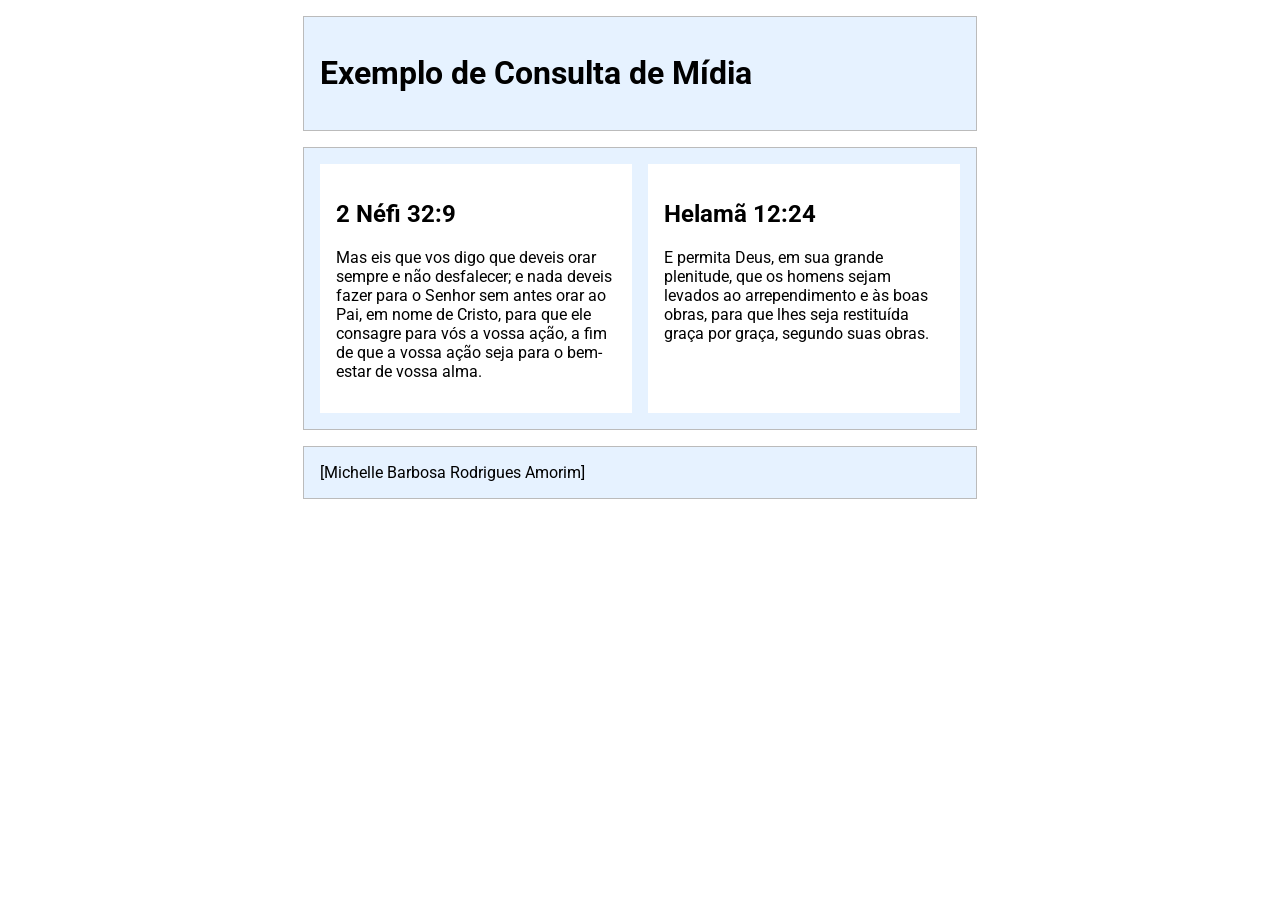
<file: semana02/consulta-de-midia.html>
<!DOCTYPE html>
<html lang="en">
<head>
    <meta charset="UTF-8">
    <meta name="viewport" content="width=device-width, initial-scale=1.0">
    <title>WDD 131 - Exemplo de Consulta de Mídia</title>
    <meta name="description" content="Página de exemplo da atividade de aprendizagem sobre consulta de mídia.">
    <meta name="author" content="Michelle Barbosa Rodrigues Amorim">
    <link rel="preconnect" href="https://fonts.googleapis.com">
    <link rel="preconnect" href="https://fonts.gstatic.com" crossorigin>
    <link href="https://fonts.googleapis.com/css2?family=Roboto&display=swap" rel="stylesheet">
    <link rel="stylesheet" href="estilos/consulta-de-midia.css">
    <link rel="stylesheet" href="estilos/consulta-de-midia-grande.css">
</head>
<body>
    <header>
        <h1>Exemplo de Consulta de Mídia</h1>
    </header>
    <main>
        <section>
            <h2>2 Néfi 32:9</h2>
            <p>Mas eis que vos digo que deveis orar sempre e não desfalecer; e nada deveis fazer para o Senhor sem antes orar ao Pai, em nome de Cristo, para que ele consagre para vós a vossa ação, a fim de que a vossa ação seja para o bem-estar de vossa alma.</p>
        </section>
        <section>
            <h2>Helamã 12:24</h2>
            <p>E permita Deus, em sua grande plenitude, que os homens sejam levados ao arrependimento e às boas obras, para que lhes seja restituída graça por graça, segundo suas obras.</p>
        </section>
    </main>
    <footer>
        [Michelle Barbosa Rodrigues Amorim]
    </footer>
</body>
</html>
</file>
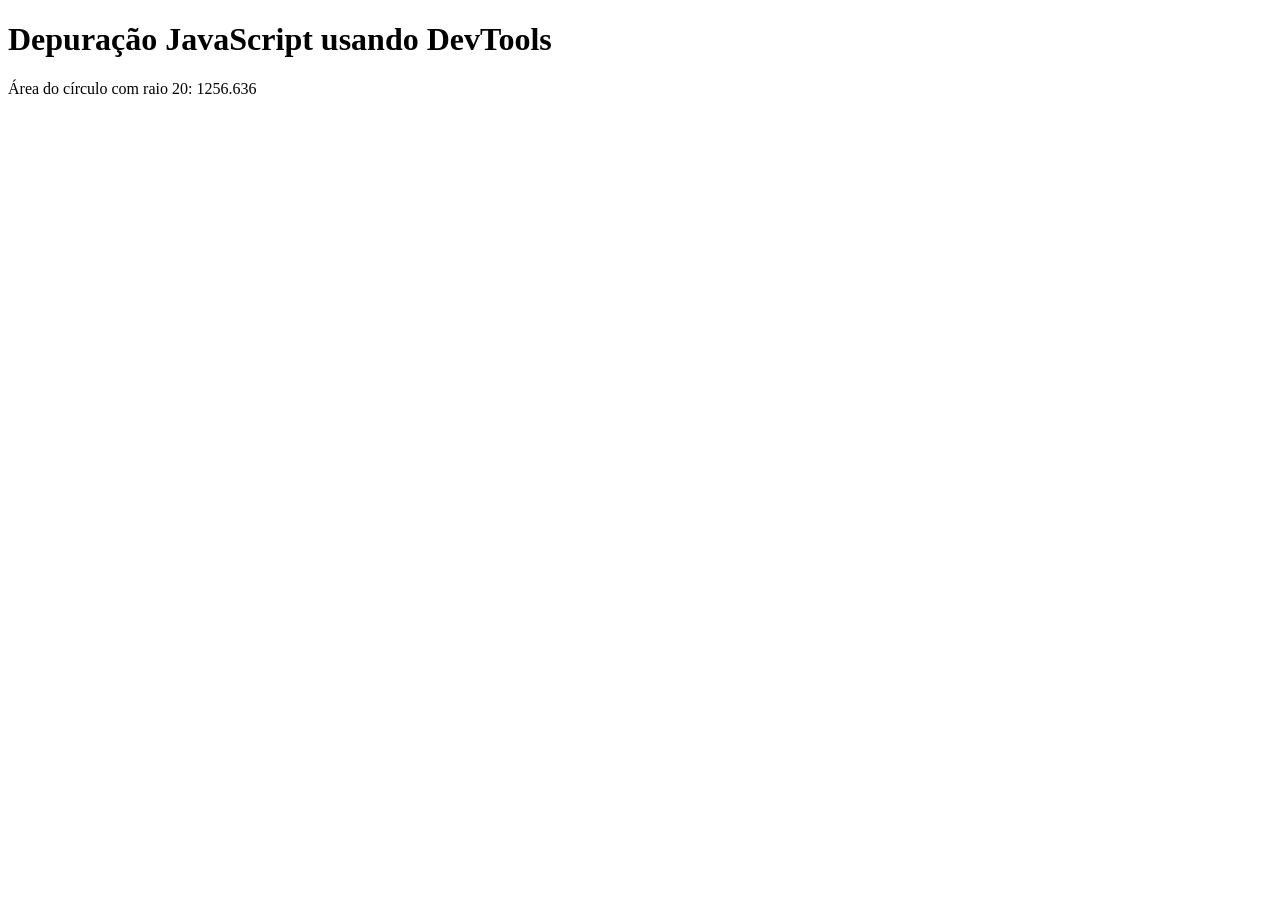
<file: semana02/depuracao.html>
<!DOCTYPE html>
<html lang="pt-BR">
<head>
    <meta charset="UTF-8">
    <meta name="viewport" content="width=device-width, initial-scale=1.0">
    <meta name="description" content="Atividade de depuração JavaScript utilizando DevTools para calcular a área de um círculo.">
    <meta name="author" content="Michelle Barbosa Rodrigues Amorim">

    <title>Depuração JavaScript usando DevTools</title>

    <script src="scripts/depuracao.js" defer></script>
</head>

<body>
    <h1>Depuração JavaScript usando DevTools</h1>

    <p>
        Área do círculo com raio
        <span id="raio"></span>:
        <span id="area"></span>
    </p>
</body>
</html>
</file>
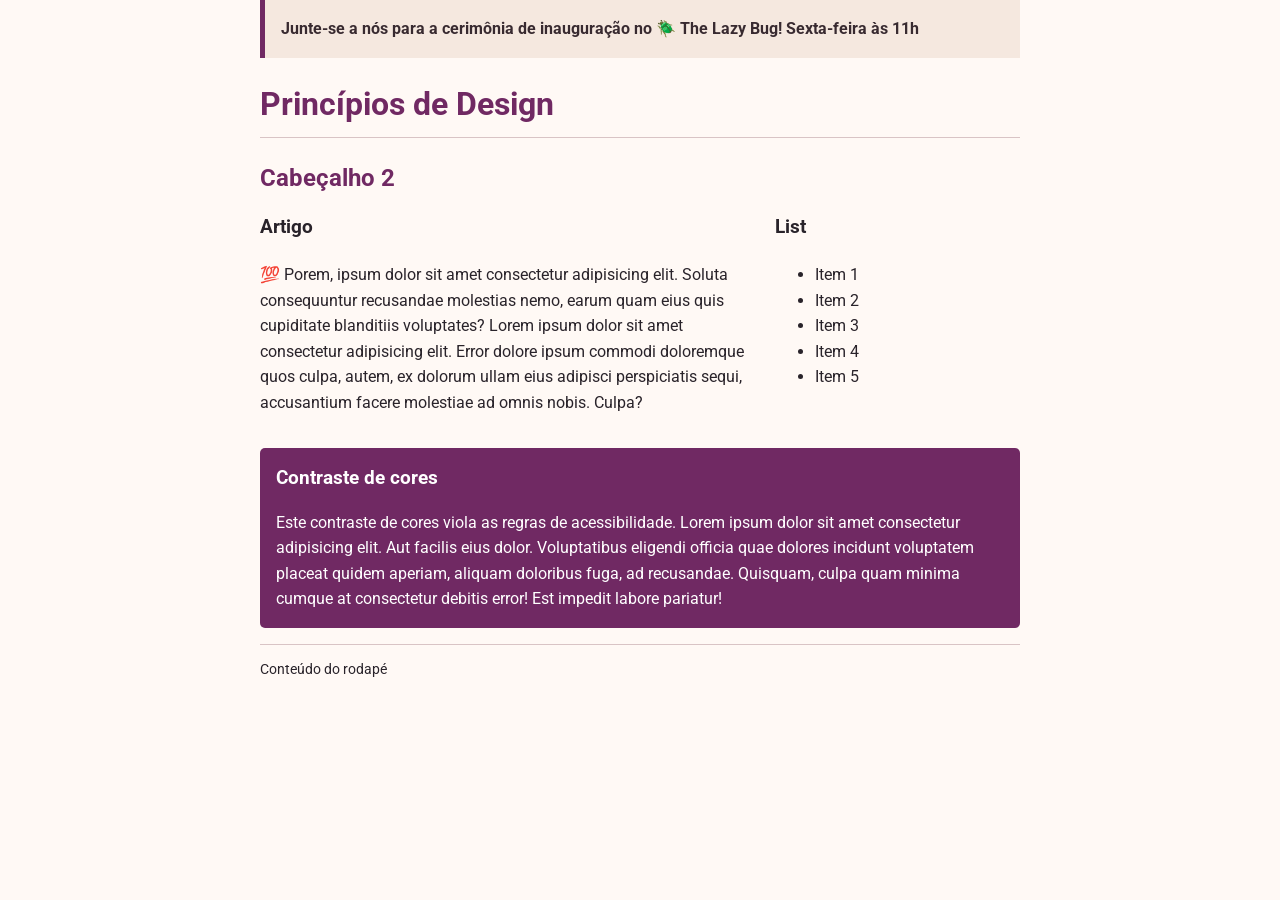
<file: semana03/design.html>
<!DOCTYPE html>
<html lang="pt-BR">
<head>
  <meta charset="UTF-8">
  <meta name="viewport" content="width=device-width, initial-scale=1.0">
  <meta name="description" content="Atividade de princípios de design do WDD 131: alinhamento, contraste, espaçamento e CSS Grid.">
  <meta name="author" content="Michelle Barbosa Rodrigues Amorim">
  <title>Princípios de Design | WDD 131 | Michelle Amorim</title>
  <link rel="preconnect" href="https://fonts.googleapis.com">
  <link rel="preconnect" href="https://fonts.gstatic.com" crossorigin>
  <link href="https://fonts.googleapis.com/css2?family=Roboto:wght@400;700&display=swap" rel="stylesheet">
  <link rel="stylesheet" href="estilos/design.css">
</head>
<body>
  <header>
    <div class="banner">Junte-se a nós para a cerimônia de inauguração no 🪲 The Lazy Bug! Sexta-feira às 11h</div>
    <h1>Princípios de Design</h1>
  </header>
  <main>
    <h2>Cabeçalho 2</h2>
    <section>
      <h3>Artigo</h3>
      <article>
        <p>💯 Porem, ipsum dolor sit amet consectetur adipisicing elit. Soluta consequuntur recusandae molestias nemo, earum quam eius quis cupiditate blanditiis voluptates? Lorem ipsum dolor sit amet consectetur adipisicing elit. Error dolore ipsum commodi doloremque quos culpa, autem, ex dolorum ullam eius adipisci perspiciatis sequi, accusantium facere molestiae ad omnis nobis. Culpa?</p>
      </article>
    </section>
    <section>
      <h3>List</h3>
      <ul>
        <li>Item 1</li>
        <li>Item 2</li>
        <li>Item 3</li>
        <li>Item 4</li>
        <li>Item 5</li>
      </ul>
    </section>
    <div class="callout">
      <h3>Contraste de cores</h3>
      <p>Este contraste de cores viola as regras de acessibilidade. Lorem ipsum dolor sit amet consectetur adipisicing elit. Aut facilis eius dolor. Voluptatibus eligendi officia quae dolores incidunt voluptatem placeat quidem aperiam, aliquam doloribus fuga, ad recusandae. Quisquam, culpa quam minima cumque at consectetur debitis error! Est impedit labore pariatur!</p>
    </div>
  </main>
  <footer>Conteúdo do rodapé</footer>
</body>
</html>
</file>
<file: estilos/base.css>
:root {

  --rosa-antigo: #B77B89;
  --rosa-profundo: #71565D;
  --bege: #F5E8DF;
  --bege-claro: #FFF9F5;
  --texto: #382A30;
  --borda: #D9C4C5;
  --fundo: #FFF9F5;
  --destaque-rodape: #F9E2CE;
  --fonte-titulo: "Nunito", Arial, sans-serif;
  --fonte-corpo: "Roboto", Arial, sans-serif;
}
* { box-sizing: border-box; }
body { margin: 0; min-height: 100vh; display: flex; flex-direction: column; background: var(--fundo); color: var(--texto); font-family: var(--fonte-corpo); line-height: 1.6; }
header { background: var(--rosa-profundo); color: white; text-align: center; }
header span { display: block; padding: .8rem 1rem; font-family: var(--fonte-titulo); font-size: 1.22rem; letter-spacing: .015em; }
.navigation { display: flex; align-items: stretch; background: var(--rosa-antigo); color: #261A1F; }
.navigation a { flex: 1; display: block; padding: .65rem .8rem; color: #261A1F; background: var(--rosa-antigo); text-decoration: none; text-align: center; transition: background .2s ease, color .2s ease; }
.navigation a:hover, .navigation a:focus-visible { background: var(--rosa-profundo); color: #fff; text-decoration: underline; outline-offset: -3px; }
main { width: min(100% - 2rem, 1000px); margin: 1.35rem auto 1rem; flex: 1; }
h1 { color: var(--rosa-profundo); font-family: var(--fonte-titulo); font-size: clamp(1.7rem, 4vw, 2.2rem); font-weight: 600; text-align: center; margin: .2rem 0 1.1rem; }
.cards { display: grid; grid-template-columns: 2fr 1fr; gap: .6rem; align-items: stretch; }
.card { border: 1px solid var(--borda); border-radius: 9px; overflow: hidden; min-width: 0; background: #fff; box-shadow: 0 3px 12px rgba(113, 86, 93, .08); }
.card h2 { font-family: var(--fonte-titulo); font-size: 1.15rem; font-weight: 800; text-align: center; background: var(--rosa-profundo); color: #fff; margin: 0; padding: .45rem .65rem; }
.card-body { padding: 1rem; background: #fff; }
.introducao { display: grid; grid-template-columns: 1fr 155px; align-items: start; gap: 1rem; }
.introducao p, .localizacao p { margin: .2rem 0; }
.introducao img { display: block; width: 100%; height: auto; border: 1px solid var(--borda); }
h3 { color: var(--rosa-profundo); text-align: center; font-family: var(--fonte-titulo); font-size: 1.2rem; margin: 1rem 2rem .6rem; border-bottom: 1px solid var(--borda); }
.localizacao { display: grid; grid-template-columns: 155px 1fr; gap: 1rem; align-items: start; }
.localizacao figure { margin: 0; text-align: center; }
.localizacao img { display: block; max-width: 100%; height: auto; border: 1px solid var(--borda); }
.localizacao figcaption { font-size: .76rem; font-style: italic; margin-top: .4rem; }
.recursos .card-body { display: flex; flex-direction: column; justify-content: center; min-height: 340px; }
.recursos ul { padding-left: 1.65rem; margin: 0; }
.recursos a { color: #754353; }
.recursos a:hover, .recursos a:focus-visible { color: #4C2935; }
.projeto-aviso { font-size: .8rem; margin: 1.8rem 0 0; text-align: center; color: #66555B; }
footer { background: var(--rosa-profundo); color: #fff; text-align: center; padding: .65rem 1rem .55rem; }
footer p { margin: 0; }
footer #ultimaModificacao { color: var(--destaque-rodape); font-size: .8rem; }
@media (max-width: 700px) {
  .cards { grid-template-columns: 1fr; }
  .recursos .card-body { min-height: unset; }
  .navigation { flex-wrap: wrap; }
  .navigation a { flex-basis: 50%; }
}
@media (max-width: 420px) {
  .introducao, .localizacao { grid-template-columns: 1fr; }
  .introducao img { width: 155px; margin: 0 auto; }
  .localizacao figure { width: 155px; margin: 0 auto; }
  h3 { margin-inline: .5rem; }
  header span { font-size: 1rem; }
}
</file>
<file: estilos/formulario.css>
:root {
  --rosa-profundo: #71565d;
  --rosa-antigo: #b77b89;
  --bege: #f5e8df;
  --fundo: #fff9f5;
  --texto: #382a30;
  --borda: #b9a6ab;
  --branco: #ffffff;
  --fonte-titulo: 'Nunito', Arial, sans-serif;
  --fonte-corpo: 'Roboto', Arial, sans-serif;
}

* { box-sizing: border-box; }
body { margin: 0; background: var(--fundo); color: var(--texto); font-family: var(--fonte-corpo); line-height: 1.5; }
header, footer { background: var(--rosa-profundo); color: var(--branco); text-align: center; }
header { padding: 1.3rem 1rem; border-bottom: 6px solid var(--rosa-antigo); }
h1 { font: 800 clamp(1.7rem, 5vw, 2.25rem) var(--fonte-titulo); margin: 0; }
main { max-width: 600px; padding: 1.5rem 1rem 2.5rem; margin: 0 auto; }
form, .confirmacao { padding: 1.6rem; background: var(--bege); border: 1px solid var(--borda); border-radius: 10px; box-shadow: 0 5px 15px #382a3014; }
.campo { margin: 0 0 1.7rem; }
.campo > label, fieldset legend { display: block; font-weight: 700; font-size: 1.03rem; margin-bottom: 0.4rem; }
input, select, textarea { font: inherit; }
select, input[type="date"], input[type="text"], textarea { display: block; width: 100%; min-height: 48px; border: 1px solid #9c8990; border-radius: 5px; background: var(--branco); padding: 0.7rem 0.75rem; color: var(--texto); }
textarea { resize: vertical; min-height: 120px; }
input:focus-visible, select:focus-visible, textarea:focus-visible, a:focus-visible { outline: 3px solid #263e86; outline-offset: 3px; }
fieldset { border: 0; padding: 0; min-width: 0; }
.classificacao legend { margin-bottom: 0.5rem; }
.opcoes-estrelas { display: grid; grid-template-columns: repeat(5, minmax(0, 1fr)); gap: 0.15rem; }
.opcao-estrela { display: flex; flex-direction: column; align-items: center; gap: 0.3rem; text-align: center; }
.opcao-estrela label { font-size: clamp(0.9rem, 3.4vw, 1.15rem); font-weight: 700; color: var(--texto); cursor: pointer; white-space: nowrap; }
.opcao-estrela input { width: 25px; height: 25px; margin: 0.1rem 0; accent-color: var(--rosa-profundo); cursor: pointer; }
.recursos legend { line-height: 1.4; }
.instrucao { display: block; font-weight: 400; font-size: 0.9rem; font-style: italic; }
.recursos > label { display: flex; align-items: center; gap: 0.7rem; font-weight: 500; margin: 0.4rem 0; cursor: pointer; }
.recursos input[type="checkbox"] { width: 22px; height: 22px; margin: 0; accent-color: var(--rosa-profundo); }
.opcional { color: #494083; font-weight: 500; font-size: 0.88rem; }
.obrigatorio { color: #7a1126; }
input[type="submit"], .voltar { display: block; width: 100%; padding: 0.85rem; border: 1px solid var(--rosa-profundo); border-radius: 6px; background: var(--rosa-profundo); color: var(--branco); font: 800 1.15rem var(--fonte-titulo); text-align: center; text-decoration: none; cursor: pointer; }
input[type="submit"]:hover, .voltar:hover { background: #4f343c; }
.confirmacao { text-align: center; }
.confirmacao h2 { margin-top: 0; font-family: var(--fonte-titulo); }
.confirmacao p { margin: 1rem 0; }
.voltar { margin-top: 1.5rem; }
footer { padding: 1.2rem 0.8rem; }
footer p { margin: 0.15rem; }
.sr-only { position: absolute; width: 1px; height: 1px; padding: 0; margin: -1px; overflow: hidden; clip: rect(0, 0, 0, 0); white-space: nowrap; border: 0; }
@media (max-width: 380px) { form, .confirmacao { padding: 1rem; } .opcao-estrela label { font-size: 0.82rem; } }
@media (min-width: 700px) { main { padding-top: 2rem; } form, .confirmacao { padding: 2rem; } }
</file>
<file: estilos/local.css>
:root {
  /* Paleta inspirada na bandeira da França */
  --azul-franca: #002395;
  --vermelho-franca: #ED2939;
  --branco: #FFFFFF;
  --azul-texto: #172846;
  --cinza-claro: #F3F6FA;
  --borda: #CED7E4;
}

* { box-sizing: border-box; }
html { scroll-behavior: smooth; }
body {
  margin: 0;
  min-height: 100vh;
  display: flex;
  flex-direction: column;
  font-family: "Roboto", Arial, sans-serif;
  line-height: 1.5;
  background: var(--branco);
  color: var(--azul-texto);
}

header {
  padding: 1.3rem 1rem 1.5rem;
  text-align: center;
  color: var(--branco);
  background: var(--azul-franca);
  border-bottom: 8px solid var(--vermelho-franca);
}
header h1 {
  margin: 0;
  font: 800 clamp(2rem, 6vw, 3.5rem)/1.12 "Nunito", Arial, sans-serif;
}
header p { margin: .35rem 0 0; font-size: .95rem; color: var(--branco); }

main {
  width: 100%;
  max-width: 1500px;
  margin: 0 auto;
  flex: 1;
  display: grid;
  grid-template-columns: minmax(0, 1fr);
  gap: 0;
}
.imagem-principal { display: block; min-width: 0; }
.imagem-principal img {
  display: block;
  width: 100%;
  height: auto;
  object-fit: cover;
}
.painel {
  padding: 1.3rem max(1rem, calc((100vw - 560px) / 2));
  background: var(--branco);
}
.painel h2 {
  margin: 0 0 1rem;
  text-align: center;
  color: var(--azul-franca);
  font: 800 1.65rem/1.3 "Nunito", Arial, sans-serif;
}
.dados { border-top: 4px solid var(--vermelho-franca); }
.clima { border-top: 1px solid var(--borda); }
.painel dl { display: grid; gap: .45rem; margin: 0; }
.painel dl div { display: grid; grid-template-columns: minmax(115px, 1fr) 1.35fr; column-gap: 1rem; }
.painel dt { text-align: right; font-weight: 700; }
.painel dd { margin: 0; overflow-wrap: anywhere; }
.icone-clima { display: block; width: 80px; height: 80px; margin: .25rem auto 1rem; }
.nota-clima { text-align: center; font-size: .75rem; margin: 1rem 0 0; color: var(--azul-texto); }

footer {
  text-align: center;
  padding: 1rem .75rem;
  color: var(--branco);
  background: var(--azul-franca);
  border-top: 5px solid var(--vermelho-franca);
}
footer p { margin: .18rem 0; }
#ultimaModificacao { color: var(--branco); font-size: .87rem; }
.credito { font-size: .72rem; color: var(--branco); }

@media screen and (min-width: 700px) {
  header { padding: 1.6rem 1rem; border-bottom-width: 10px; }
  header p { font-size: 1rem; }
  main {
    position: relative;
    grid-template-columns: minmax(0, 1fr) minmax(0, 1fr);
    grid-template-rows: minmax(570px, auto);
    align-items: start;
    gap: 0;
  }
  .imagem-principal {
    grid-column: 1 / -1;
    grid-row: 1;
    height: 100%;
  }
  .imagem-principal img { height: 100%; min-height: 570px; object-fit: cover; }
  .painel {
    grid-row: 1;
    z-index: 1;
    width: min(320px, calc(100% - 2rem));
    padding: 1.1rem 1.1rem 1.3rem;
    border: 1px solid var(--borda);
    background: rgba(255,255,255,.94);
    box-shadow: 0 8px 24px rgba(0,20,60,.17);
    backdrop-filter: blur(4px);
  }
  .painel h2 {
    padding: .55rem .65rem;
    margin: -1.1rem -1.1rem 1.1rem;
    background: var(--azul-franca);
    color: var(--branco);
    text-align: left;
  }
  .dados { grid-column: 1; justify-self: start; margin: 1.8rem 0 0 1.4rem; }
  .clima { grid-column: 2; justify-self: end; align-self: end; margin: 0 1.4rem 1.8rem 0; }
  .clima h2::after { content: " ⛅"; font-size: 1.3rem; margin-left: .5rem; }
  .icone-clima { display: none; }
  .painel dl { gap: .32rem; font-size: .9rem; }
  .painel dl div { grid-template-columns: 100px minmax(0,1fr); gap: .45rem; }
  .nota-clima { font-size: .7rem; }
}
@media screen and (min-width: 1100px) {
  main { grid-template-rows: minmax(620px, auto); }
  .imagem-principal img { min-height: 620px; }
  .dados { margin: 2.2rem 0 0 2rem; }
  .clima { margin: 0 2rem 2.2rem 0; }
}
</file>
<file: estilos/templos.css>
:root {
    --rosa-antigo: #B77B89;
    --rosa-profundo: #71565D;
    --bege: #F5E8DF;
    --creme: #FFF9F5;
    --texto: #382A30;
    --borda: #D9C4C5;
    --rodape-destaque: #F9E2CE;
}

* {
    box-sizing: border-box;
}

html {
    scroll-behavior: smooth;
}

body {
    margin: 0;
    min-height: 100vh;
    display: flex;
    flex-direction: column;
    background-color: var(--creme);
    color: var(--texto);
    font-family: "Roboto", Arial, sans-serif;
    line-height: 1.55;
}

.cabecalho {
    background-color: var(--rosa-profundo);
    color: #fff;
}

.cabecalho-conteudo {
    display: flex;
    flex-wrap: wrap;
    justify-content: space-between;
    align-items: center;
    gap: 0.4rem;
    width: min(100%, 1120px);
    margin: 0 auto;
    padding: 0.85rem 1rem;
}

.marca {
    font-family: "Nunito", Arial, sans-serif;
    font-size: clamp(1.35rem, 5vw, 1.85rem);
    font-weight: 800;
}

.botao-menu {
    display: inline-flex;
    align-items: center;
    justify-content: center;
    width: 48px;
    height: 48px;
    border: 2px solid #fff;
    border-radius: 7px;
    background-color: transparent;
    color: #fff;
    font-size: 1.7rem;
    cursor: pointer;
}

.botao-menu:hover {
    background-color: #503B41;
}


.botao-menu:focus-visible {
    background-color: #503B41;
}

nav.navegacao {
    display: flex;
    flex-direction: column;
    width: 100%;
    color: #fff;
}

.menu-principal {
    display: none;
    flex-direction: column;
    width: 100%;
    margin: 0.6rem 0 0;
    padding: 0;
    list-style: none;
}

.menu-principal.aberto {
    display: flex;
}

.menu-principal a {
    display: block;
    padding: 0.85rem 1rem;
    text-align: center;
    font-weight: 700;
    text-decoration: none;
    background-color: var(--rosa-profundo);
    color: #fff;
    border-top: 1px solid #937882;
}

.menu-principal a:hover,
.menu-principal a:focus-visible {
    background-color: #503B41;
    color: #fff;
    text-decoration: underline;
}

.menu-principal a[aria-current="page"] {
    text-decoration: underline;
    text-underline-offset: 5px;
}

:focus-visible {
    outline: 3px solid #EEC582;
    outline-offset: 3px;
}

main {
    width: min(calc(100% - 2rem), 1080px);
    margin: 0 auto;
    padding: 1.35rem 0 2rem;
    flex: 1;
}

h1 {
    margin: 0 0 1.4rem;
    color: var(--rosa-profundo);
    text-align: center;
    font: 800 clamp(1.65rem, 5vw, 2.1rem)/1.3 "Nunito", Arial, sans-serif;
}

.galeria {
    display: grid;
    grid-template-columns: 1fr;
    gap: 1.65rem;
}

.galeria figure {
    margin: 0;
    text-align: center;
}

.galeria img {
    display: block;
    width: 100%;
    height: auto;
    aspect-ratio: 1 / 1;
    object-fit: cover;
    border: 1px solid var(--borda);
    border-radius: 6px;
    box-shadow: 0 4px 12px rgba(56, 42, 48, 0.10);
}

.galeria figcaption {
    padding: 0.45rem 0.2rem 0;
    color: var(--rosa-profundo);
    font: 700 1.03rem/1.3 "Nunito", Arial, sans-serif;
}

.credito-imagem {
    margin: 2rem 0 0;
    color: var(--texto);
    text-align: center;
    font-size: 0.82rem;
}

.credito-imagem a {
    color: var(--rosa-profundo);
}

footer {
    padding: 0.8rem 1rem;
    background-color: var(--rosa-profundo);
    color: #fff;
    text-align: center;
}

footer p {
    margin: 0.15rem 0;
}

#ultimaModificacao {
    color: var(--rodape-destaque);
    font-size: 0.85rem;
}
</file>
<file: estilos/templos-grandes.css>
/* Estilos para tablets e telas maiores */
@media screen and (min-width: 640px) {

    .cabecalho-conteudo {
        flex-wrap: nowrap;
        gap: 1.25rem;
    }

    .botao-menu {
        display: none;
    }

    nav.navegacao {
        display: flex;
        width: auto;
        flex: 1;
        flex-direction: row;
        justify-content: flex-end;
        align-items: center;
    }

    .menu-principal,
    .menu-principal.aberto {
        display: flex;
        flex-direction: row;
        justify-content: flex-end;
        align-items: center;
        gap: 0.2rem;
        margin: 0;
    }

    .menu-principal li {
        min-width: 0;
    }

    .menu-principal a {
        border: 0;
        border-radius: 5px;
        padding: 0.75rem 0.65rem;
        white-space: nowrap;
    }

    .galeria {
        grid-template-columns: repeat(2, minmax(0, 1fr));
        gap: 1.55rem;
    }
}

/* Estilos para desktop */
@media screen and (min-width: 900px) {

    .cabecalho-conteudo {
        padding: 1rem 1.25rem;
    }

    .menu-principal a {
        padding: 0.75rem 0.95rem;
    }

    .galeria {
        grid-template-columns: repeat(3, minmax(0, 1fr));
        gap: 1.8rem 1.2rem;
    }

    main {
        padding-top: 2rem;
    }
}
</file>
<file: projeto/estilos/planejamentodosite.css>
:root {
  --azul-frances: #002395;
  --vermelho-frances: #b51f30;
  --branco: #ffffff;
  --fundo: #f7f7fb;
  --texto: #18213d;
  --borda: #d9deea;
  --fonte-titulo: 'Nunito', Arial, sans-serif;
  --fonte-corpo: 'Roboto', Arial, sans-serif;
}

* {
  box-sizing: border-box;
}

body {
  margin: 0;
  font-family: var(--fonte-corpo);
  color: var(--texto);
  background: var(--fundo);
  line-height: 1.65;
}

.container {
  width: min(1100px, calc(100% - 2rem));
  margin-inline: auto;
}

.cabecalho {
  background: var(--azul-frances);
  color: var(--branco);
  padding: 2.5rem 0 2.8rem;
  border-bottom: 7px solid var(--vermelho-frances);
}

.disciplina {
  font-size: 0.8rem;
  text-transform: uppercase;
  letter-spacing: 0.12em;
  font-weight: 700;
  margin: 0 0 1.1rem;
}

.identidade {
  display: flex;
  align-items: center;
  gap: 1rem;
}

.marca {
  display: grid;
  place-items: center;
  flex-shrink: 0;
  border: 2px solid var(--branco);
  border-radius: 14px;
  font: 800 1.25rem var(--fonte-titulo);
  width: 72px;
  height: 72px;
}

.marca span {
  color: #ffbdc6;
}

h1,
h2,
h3 {
  font-family: var(--fonte-titulo);
  line-height: 1.25;
}

h1 {
  margin: 0;
  font-size: clamp(2rem, 5vw, 3.2rem);
}

.subtitulo {
  margin: 0.1rem 0;
  font-weight: 600;
}

.chamada {
  max-width: 650px;
  margin: 1.4rem 0 0;
}

main {
  padding-block: 2rem 3rem;
}

section {
  background: var(--branco);
  padding: clamp(1.1rem, 3vw, 2rem);
  border: 1px solid var(--borda);
  border-radius: 14px;
  margin-bottom: 1.2rem;
  box-shadow: 0 4px 14px #18213d0b;
}

h2 {
  color: var(--azul-frances);
  font-size: 1.5rem;
  margin: 0 0 0.8rem;
  padding-bottom: 0.45rem;
  border-bottom: 2px solid var(--borda);
}

h3 {
  margin: 0.2rem 0 0.4rem;
  color: var(--texto);
  font-size: 1.12rem;
}

p {
  margin: 0.5rem 0 1rem;
}

code {
  background: var(--fundo);
  color: var(--texto);
  padding: 0.1rem 0.25rem;
  border-radius: 4px;
  overflow-wrap: anywhere;
}

.blocos-paginas {
  display: grid;
  grid-template-columns: 1fr;
  gap: 1rem;
  margin-top: 1.2rem;
}

.bloco-pagina {
  background: var(--fundo);
  border: 1px solid var(--borda);
  border-left: 4px solid var(--vermelho-frances);
  padding: 1rem;
  border-radius: 9px;
}

.bloco-pagina p:last-child {
  margin-bottom: 0;
}

.numero {
  font: 800 0.9rem var(--fonte-titulo);
  color: var(--vermelho-frances);
}

.cenarios {
  padding-left: 1.5rem;
}

.cenarios li {
  margin-bottom: 0.6rem;
  padding-left: 0.25rem;
}

.cenarios li::marker {
  color: var(--vermelho-frances);
  font-weight: 700;
}

.paleta {
  display: grid;
  grid-template-columns: repeat(2, minmax(0, 1fr));
  gap: 0.8rem;
}

.amostra {
  display: flex;
  flex-direction: column;
  gap: 0.1rem;
  min-width: 0;
  font-size: 0.85rem;
}

.amostra span {
  font-size: 0.78rem;
  color: #404b61;
}

.cor {
  height: 65px;
  border: 1px solid var(--borda);
  border-radius: 8px;
}

.cor.azul {
  background: var(--azul-frances);
}

.cor.vermelho {
  background: var(--vermelho-frances);
}

.cor.branco {
  background: var(--branco);
}

.cor.fundo {
  background: var(--fundo);
}

.cor.texto {
  background: var(--texto);
}

.tipos {
  display: grid;
  gap: 1rem;
}

.tipo {
  padding: 1rem;
  background: var(--fundo);
  border-radius: 8px;
}

.tipo p:last-child {
  margin-bottom: 0;
}

.exemplo-nunito {
  font: 800 1.25rem var(--fonte-titulo);
}

.exemplo-roboto {
  font: 400 1.1rem var(--fonte-corpo);
}

.wireframes {
  display: grid;
  gap: 2rem;
  align-items: start;
  margin-top: 1rem;
}

.wireframe-item h3 {
  text-align: center;
  margin-bottom: 0.8rem;
}

.esboco {
  padding: 0.65rem;
  border: 2px solid var(--texto);
  border-radius: 10px;
  background: #f0f2f7;
  display: flex;
  flex-direction: column;
  gap: 0.5rem;
  font: 500 0.8rem var(--fonte-corpo);
}

.esboco.celular {
  width: min(100%, 310px);
  margin-inline: auto;
}

.esboco.desktop {
  width: 100%;
}

.esboco > div {
  border: 1.5px dashed #74809b;
}

.wf-header {
  background: var(--azul-frances);
  color: var(--branco);
  padding: 0.75rem;
  display: flex;
  justify-content: space-between;
  gap: 0.5rem;
  font-size: 0.72rem;
  font-weight: 700;
}

.wf-imagem {
  background: #dce4f9;
  color: var(--texto);
  min-height: 120px;
  display: grid;
  place-content: center;
  text-align: center;
}

.wf-texto {
  padding: 0.9rem;
  text-align: center;
  display: flex;
  flex-direction: column;
  gap: 0.3rem;
  background: var(--branco);
}

.wf-titulo {
  text-align: center;
  padding: 0.5rem;
  font-weight: 700;
  background: var(--branco);
}

.wf-cartao {
  padding: 0.6rem;
  background: var(--branco);
  display: flex;
  flex-direction: column;
  gap: 0.5rem;
  text-align: center;
}

.wf-mini-imagem {
  height: 48px;
  background: #cad6f0;
  border: 1px solid #74809b;
}

.wf-botao {
  background: var(--vermelho-frances);
  color: var(--branco);
  text-align: center;
  padding: 0.7rem;
  font-weight: 700;
}

.wf-footer {
  padding: 0.6rem;
  color: var(--branco);
  background: var(--azul-frances);
  text-align: center;
}

.wf-cards {
  display: grid;
  grid-template-columns: repeat(3, minmax(0, 1fr));
  gap: 0.5rem;
  border: 0 !important;
}

.rodape {
  background: var(--azul-frances);
  border-top: 5px solid var(--vermelho-frances);
  color: var(--branco);
  text-align: center;
  padding: 1.25rem;
}

.rodape p {
  margin: 0;
}

/* TABLETS E DESKTOP */
@media (min-width: 680px) {
  .blocos-paginas {
    grid-template-columns: repeat(3, minmax(0, 1fr));
  }

  .paleta {
    grid-template-columns: repeat(5, minmax(0, 1fr));
  }

  .tipos {
    grid-template-columns: repeat(2, minmax(0, 1fr));
  }

  .wireframes {
    grid-template-columns: minmax(220px, 0.8fr) minmax(0, 1.7fr);
  }

  .esboco.desktop .wf-imagem {
    min-height: 155px;
  }

  .esboco.desktop .wf-mini-imagem {
    height: 82px;
  }
}

/* CELULARES PEQUENOS */
@media (max-width: 360px) {
  .identidade {
    gap: 0.6rem;
  }

  .marca {
    width: 58px;
    height: 58px;
    font-size: 1rem;
  }

  .paleta {
    grid-template-columns: 1fr;
  }
}
</file>
<file: semana02/estilos/consulta-de-midia.css>
body {
    font-family: 'Roboto', sans-serif;
}

header, main, footer {
    max-width: 640px;
    margin: 1rem auto;
    border: 1px solid #bbb;
    padding: 1rem;
    background-color: #e6f2ff;
}

main {
    display: grid;
    grid-template-columns: 1fr 1fr;
    grid-gap: 1rem;
}

section {
    padding: 1rem;
    background-color: #fff;
}
</file>
<file: semana02/estilos/consulta-de-midia-grande.css>
@media screen and (min-width: 500px)
</file>
<file: semana03/estilos/design.css>
* {
  box-sizing: border-box;
}

body {
  margin: 0;
  padding: 0 1rem 2rem;
  font-family: "Roboto", Helvetica, Arial, sans-serif;
  line-height: 1.6;
  color: #29232a;
  background-color: #fff9f5;
}

header,
main,
footer {
  max-width: 760px;
  margin: 0 auto;
}

.banner {
  padding: 1rem;
  background-color: #f5e8df;
  color: #382a30;
  border-left: 5px solid #702963;
  font-weight: 700;
}

h1 {
  color: #702963;
  border-bottom: 1px solid #d9c4c5;
  padding-bottom: 0.4rem;
}

main {
  display: grid;
  grid-template-columns: 1fr;
  gap: 1rem 1.5rem;
}

main h2 {
  grid-column: 1 / -1;
  color: #702963;
  text-align: left;
  margin: 0;
}

main section {
  min-width: 0;
}

main h3 {
  margin-top: 0;
}

article p {
  text-align: left;
  margin-top: 0;
}

.callout {
  grid-column: 1 / -1;
  padding: 1rem;
  color: #ffffff;
  background-color: #702963;
  border-radius: 5px;
}

.callout h3 {
  margin-bottom: 0.4rem;
}

.callout p {
  margin-bottom: 0;
}

footer {
  margin-top: 1rem;
  padding-top: 0.8rem;
  border-top: 1px solid #d9c4c5;
  font-size: 0.875rem;
  text-align: left;
}

@media screen and (min-width: 600px) {
  main {
    grid-template-columns: minmax(0, 2fr) minmax(0, 1fr);
  }
}
</file>
